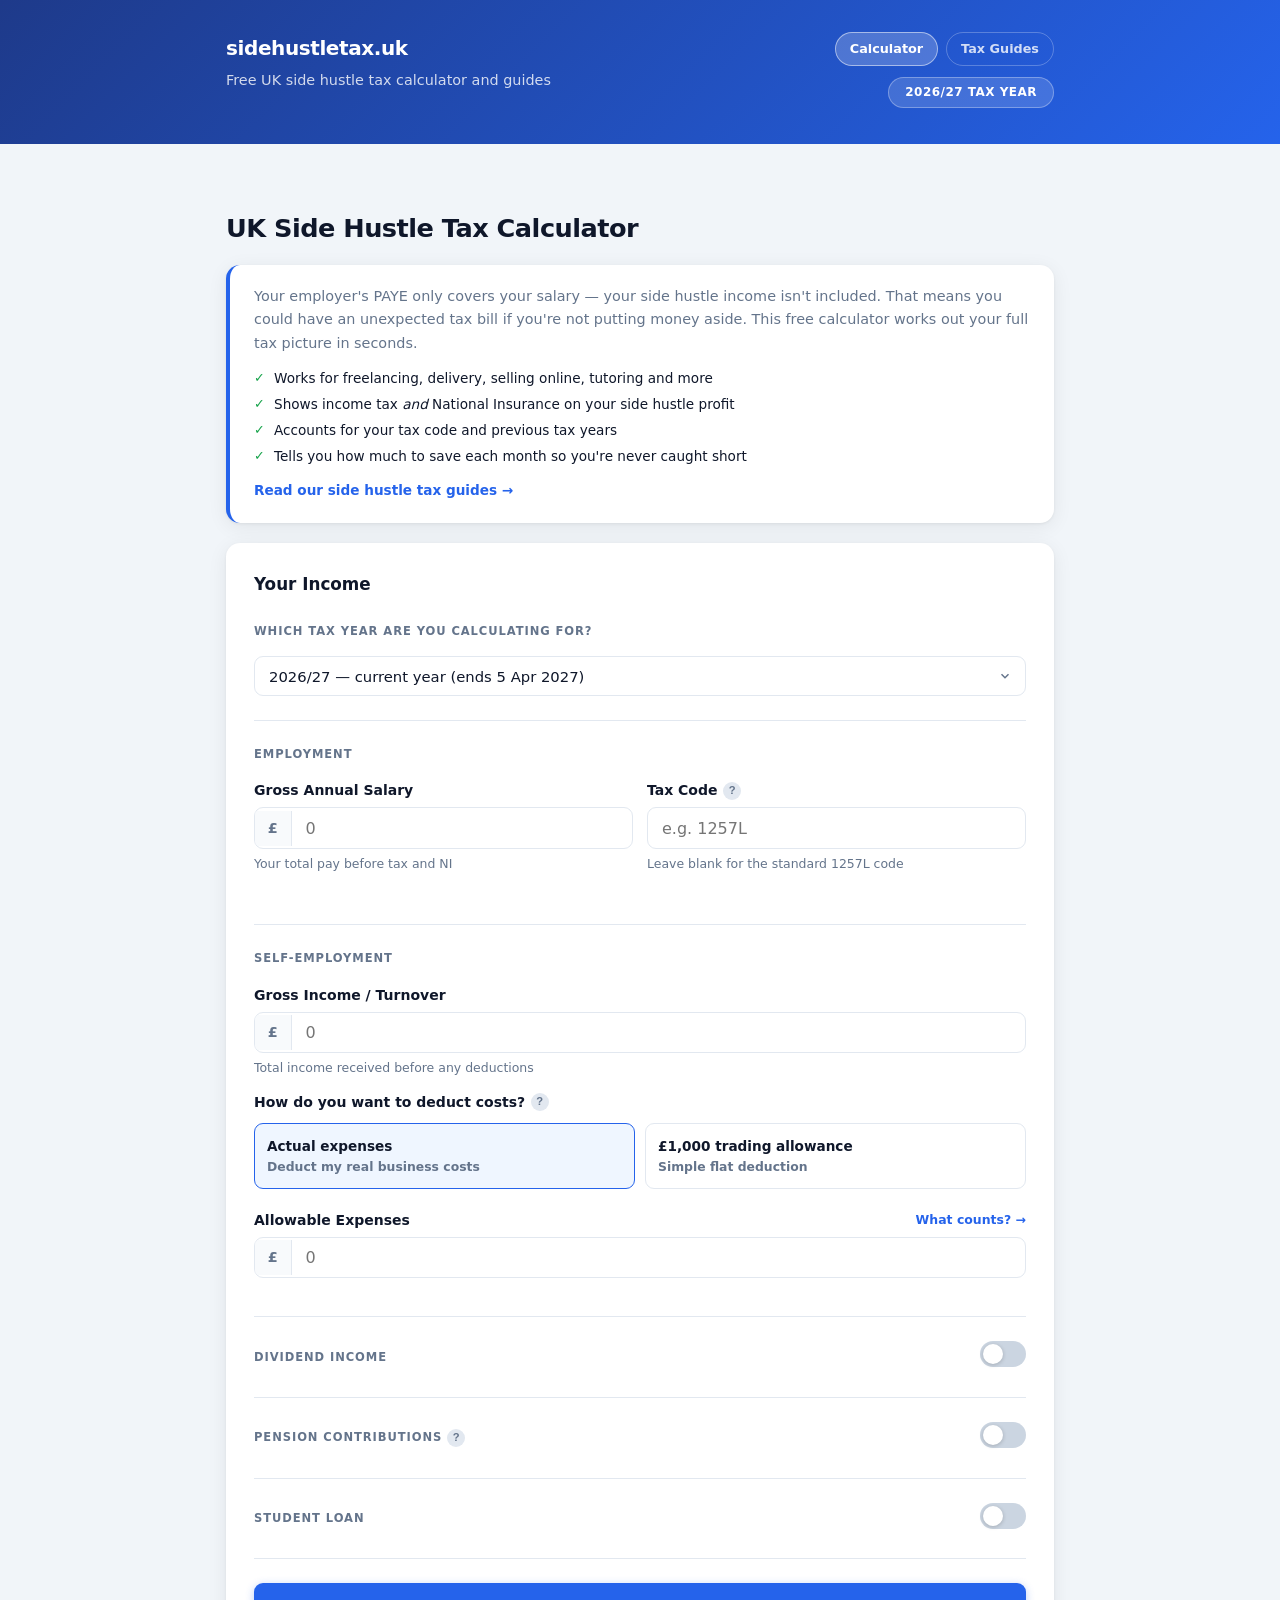
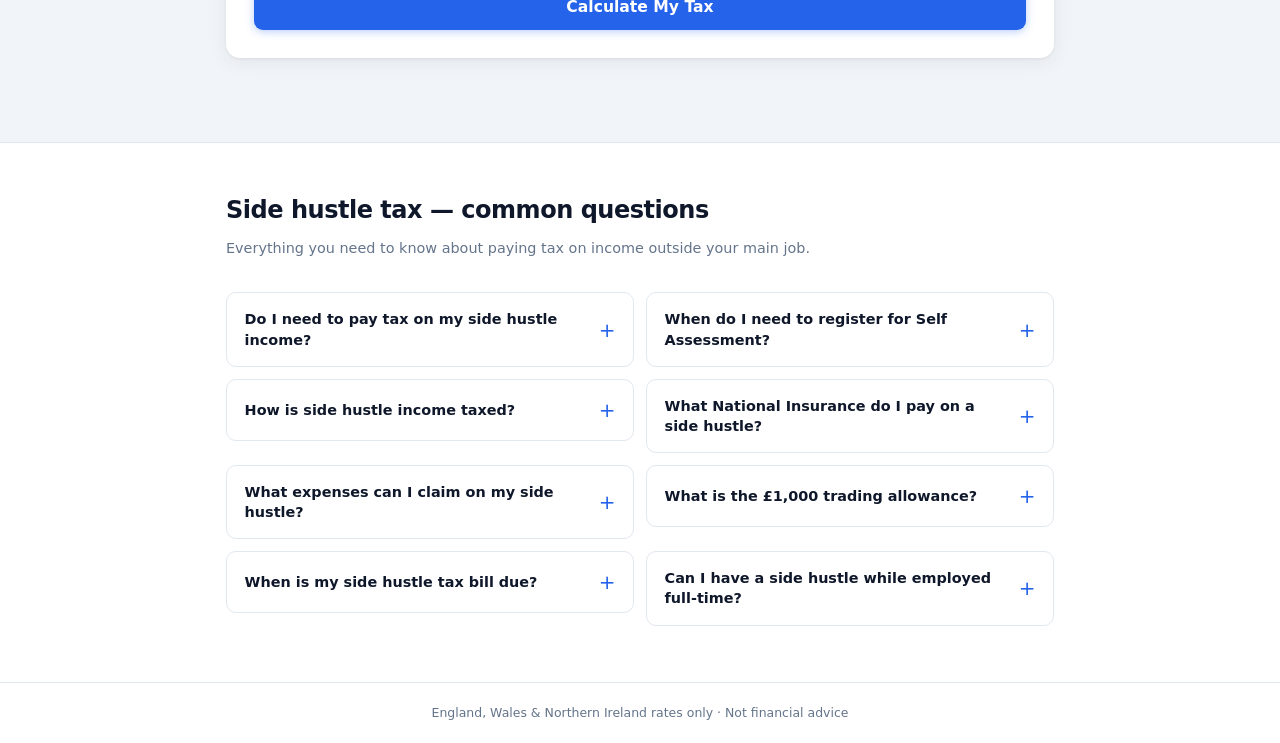
<file: index.html>
<!DOCTYPE html>
<html lang="en">
<head>
  <meta charset="UTF-8">
  <meta name="viewport" content="width=device-width, initial-scale=1.0">

  <title>UK Side Hustle Tax Calculator 2026/27 | Free Self-Employment Tax Estimator</title>
  <meta name="description" content="Work out exactly how much tax you owe on your side hustle income. Free UK calculator covering income tax, National Insurance, PAYE and dividends — updated for 2026/27. See your monthly savings target.">
  <meta name="keywords" content="side hustle tax calculator, UK side hustle tax, self employment tax calculator UK, side hustle tax 2026, PAYE self employment tax, freelance tax calculator UK, self assessment calculator">
  <link rel="canonical" href="https://sidehustletax.uk/">

  <!-- Open Graph -->
  <meta property="og:type" content="website">
  <meta property="og:title" content="UK Side Hustle Tax Calculator 2026/27">
  <meta property="og:description" content="Find out exactly how much tax you owe on your side hustle. Free UK calculator — income tax, NI, PAYE and dividends. Updated for 2026/27.">
  <meta property="og:url" content="https://sidehustletax.uk/">
  <meta property="og:site_name" content="UK Side Hustle Tax Calculator">

  <!-- Twitter Card -->
  <meta name="twitter:card" content="summary">
  <meta name="twitter:title" content="UK Side Hustle Tax Calculator 2026/27">
  <meta name="twitter:description" content="Find out exactly how much tax you owe on your side hustle. Free UK calculator — income tax, NI, PAYE and dividends.">

  <!-- Structured data -->
  <script type="application/ld+json">
  {
    "@context": "https://schema.org",
    "@graph": [
      {
        "@type": "WebApplication",
        "name": "UK Side Hustle Tax Calculator",
        "url": "https://sidehustletax.uk/",
        "description": "Free UK calculator for side hustle income tax. Works out income tax, Class 4 National Insurance, PAYE already paid, and what you owe through Self Assessment.",
        "applicationCategory": "FinanceApplication",
        "operatingSystem": "All",
        "inLanguage": "en-GB",
        "offers": { "@type": "Offer", "price": "0", "priceCurrency": "GBP" }
      },
      {
        "@type": "FAQPage",
        "mainEntity": [
          {
            "@type": "Question",
            "name": "Do I need to pay tax on my side hustle income?",
            "acceptedAnswer": { "@type": "Answer", "text": "Yes. Any income you earn from a side hustle is taxable in the UK. If your gross self-employment income exceeds £1,000 in a tax year you must register for Self Assessment with HMRC and declare it. Income under £1,000 may be covered by the trading allowance and does not need to be declared." }
          },
          {
            "@type": "Question",
            "name": "When do I need to register for Self Assessment?",
            "acceptedAnswer": { "@type": "Answer", "text": "You must register for Self Assessment with HMRC by 5 October following the end of the tax year in which your side hustle income exceeded £1,000. For example, if you started earning in the 2025/26 tax year you must register by 5 October 2026. You can register at gov.uk/log-in-file-self-assessment-tax-return." }
          },
          {
            "@type": "Question",
            "name": "How is side hustle income taxed in the UK?",
            "acceptedAnswer": { "@type": "Answer", "text": "Your side hustle profit is added on top of your employment salary and taxed through the same income tax bands (20%, 40%, 45%). Because your salary already uses up the lower bands, your side hustle income is often taxed at a higher rate than you might expect. You also pay Class 4 National Insurance on self-employment profits above £12,570." }
          },
          {
            "@type": "Question",
            "name": "What National Insurance do I pay on my side hustle?",
            "acceptedAnswer": { "@type": "Answer", "text": "You pay Class 4 National Insurance on self-employment profits. For 2026/27 this is 6% on profits between £12,570 and £50,270, and 2% above that. Class 2 NI was effectively abolished from April 2024. Your employer still deducts Class 1 employee NI from your salary separately." }
          },
          {
            "@type": "Question",
            "name": "What can I claim as expenses on my side hustle?",
            "acceptedAnswer": { "@type": "Answer", "text": "You can deduct costs that are wholly and exclusively for your business, including: equipment and tools, business mileage (45p/mile up to 10,000 miles), software and subscriptions, a proportion of your home broadband and phone, marketing costs, accountant fees, and professional insurance. You cannot deduct personal food, everyday clothing, or commuting." }
          },
          {
            "@type": "Question",
            "name": "What is the £1,000 trading allowance for side hustles?",
            "acceptedAnswer": { "@type": "Answer", "text": "The trading allowance lets you earn up to £1,000 from self-employment without paying any tax or filing a Self Assessment return. If your income is over £1,000, you can still choose to deduct a flat £1,000 instead of calculating your actual expenses — useful if your real expenses are low or you have few receipts." }
          },
          {
            "@type": "Question",
            "name": "When is my side hustle tax bill due?",
            "acceptedAnswer": { "@type": "Answer", "text": "Your Self Assessment tax return and any tax owed must be submitted and paid by 31 January each year. After your first year, HMRC may also require payments on account — advance payments of 50% of your bill due on 31 January and 31 July. Setting aside money monthly is the best way to avoid a large unexpected bill." }
          },
          {
            "@type": "Question",
            "name": "Can I have a side hustle while employed full-time?",
            "acceptedAnswer": { "@type": "Answer", "text": "Yes. There is no legal restriction on having a side hustle while employed, though you should check your employment contract as some employers restrict outside work in related fields. You simply need to declare your side hustle income through Self Assessment if it exceeds £1,000 per year." }
          }
        ]
      }
    ]
  }
  </script>

  <!-- Google Analytics -->
  <script async src="https://www.googletagmanager.com/gtag/js?id=G-G2YCR1Z3CK"></script>
  <script>
    window.dataLayer = window.dataLayer || [];
    function gtag(){dataLayer.push(arguments);}
    gtag('js', new Date());
    gtag('config', 'G-G2YCR1Z3CK');
  </script>

  <link rel="stylesheet" href="style.css">
</head>
<body>

  <header>
    <div class="container">
      <div class="header-content">
        <div>
          <div class="site-logo">sidehustletax.uk</div>
          <p class="subtitle">Free UK side hustle tax calculator and guides</p>
        </div>
        <div class="header-right">
          <nav class="site-nav">
            <a href="/" class="active">Calculator</a>
            <a href="/blog/">Tax Guides</a>
          </nav>
          <span class="tax-year-badge" id="header-tax-year">2026/27 Tax Year</span>
        </div>
      </div>
    </div>
  </header>

  <main>
    <div class="container">

      <!-- Intro -->
      <h1 class="page-title">UK Side Hustle Tax Calculator</h1>
      <div class="intro-block">
        <p>Your employer's PAYE only covers your salary — your side hustle income isn't included. That means you could have an unexpected tax bill if you're not putting money aside. This free calculator works out your full tax picture in seconds.</p>
        <ul class="intro-list">
          <li>Works for freelancing, delivery, selling online, tutoring and more</li>
          <li>Shows income tax <em>and</em> National Insurance on your side hustle profit</li>
          <li>Accounts for your tax code and previous tax years</li>
          <li>Tells you how much to save each month so you're never caught short</li>
        </ul>
        <a href="/blog/" class="intro-guides-link">Read our side hustle tax guides →</a>
      </div>

      <!-- Input Form -->
      <section class="card" id="input-card">
        <h2>Your Income</h2>

        <!-- Tax year -->
        <div class="form-section">
          <h3 class="section-label">Which tax year are you calculating for?</h3>
          <div class="select-wrap">
            <select id="tax-year">
              <option value="2026/27">2026/27 — current year (ends 5 Apr 2027)</option>
              <option value="2025/26">2025/26 — Self Assessment due 31 Jan 2027</option>
              <option value="2024/25">2024/25 — Self Assessment due 31 Jan 2026</option>
              <option value="2023/24">2023/24 — Self Assessment due 31 Jan 2025</option>
              <option value="2022/23">2022/23 — Self Assessment due 31 Jan 2024</option>
            </select>
            <span class="select-arrow">
              <svg width="14" height="14" viewBox="0 0 24 24" fill="none" stroke="currentColor" stroke-width="2.5"><polyline points="6 9 12 15 18 9"/></svg>
            </span>
          </div>
        </div>

        <!-- Employment -->
        <div class="form-section">
          <h3 class="section-label">Employment</h3>
          <div class="field-row">
            <div class="field">
              <label for="salary">Gross Annual Salary</label>
              <div class="input-wrap">
                <span class="prefix">£</span>
                <input type="number" id="salary" placeholder="0" min="0" step="1">
              </div>
              <p class="hint">Your total pay before tax and NI</p>
            </div>
            <div class="field">
              <label for="tax-code">
                Tax Code
                <button class="info-btn" data-modal="modal-taxcode" type="button" aria-label="What is a tax code?">?</button>
              </label>
              <div class="input-wrap">
                <input type="text" id="tax-code" placeholder="e.g. 1257L" maxlength="8" style="padding-left:0.875rem">
              </div>
              <p class="hint">Leave blank for the standard 1257L code</p>
            </div>
          </div>
        </div>

        <!-- Self-Employment -->
        <div class="form-section">
          <h3 class="section-label">Self-Employment</h3>
          <div class="field">
            <label for="se-income">Gross Income / Turnover</label>
            <div class="input-wrap">
              <span class="prefix">£</span>
              <input type="number" id="se-income" placeholder="0" min="0" step="1">
            </div>
            <p class="hint">Total income received before any deductions</p>
          </div>

          <div class="expense-method-label">
            How do you want to deduct costs?
            <button class="info-btn" data-modal="modal-trading" type="button" aria-label="About the trading allowance">?</button>
          </div>
          <div class="method-options">
            <label class="method-card" id="method-actual-card">
              <input type="radio" name="expense-method" id="method-actual" value="actual" checked>
              <div class="method-content">
                <strong>Actual expenses</strong>
                <span>Deduct my real business costs</span>
              </div>
            </label>
            <label class="method-card" id="method-trading-card">
              <input type="radio" name="expense-method" id="method-trading" value="trading">
              <div class="method-content">
                <strong>£1,000 trading allowance</strong>
                <span>Simple flat deduction</span>
              </div>
            </label>
          </div>

          <div id="actual-expenses-field" class="field" style="margin-top:0.875rem">
            <label for="se-expenses">
              Allowable Expenses
              <button class="text-link-btn" data-modal="modal-expenses" type="button">What counts? →</button>
            </label>
            <div class="input-wrap">
              <span class="prefix">£</span>
              <input type="number" id="se-expenses" placeholder="0" min="0" step="1">
            </div>
          </div>

          <div class="profit-preview" id="profit-preview">
            Taxable profit: <strong id="profit-amount">£0</strong>
          </div>
        </div>

        <!-- Dividends -->
        <div class="form-section">
          <div class="toggle-header">
            <h3 class="section-label" style="margin-bottom:0">Dividend Income</h3>
            <label class="toggle" aria-label="Include dividends">
              <input type="checkbox" id="dividends-toggle">
              <span class="toggle-slider"></span>
            </label>
          </div>
          <div id="dividends-fields" class="hidden">
            <div class="field" style="margin-top:1rem">
              <label for="dividends">Total Dividends Received</label>
              <div class="input-wrap">
                <span class="prefix">£</span>
                <input type="number" id="dividends" placeholder="0" min="0" step="1">
              </div>
              <p class="hint">From UK or overseas companies — gross amount before any tax withheld</p>
            </div>
          </div>
        </div>

        <!-- Pension Contributions -->
        <div class="form-section">
          <div class="toggle-header">
            <h3 class="section-label" style="margin-bottom:0">Pension Contributions
              <button class="info-btn" data-modal="modal-pension" type="button" aria-label="About pension contribution types">?</button>
            </h3>
            <label class="toggle" aria-label="Include pension contributions">
              <input type="checkbox" id="pension-toggle">
              <span class="toggle-slider"></span>
            </label>
          </div>
          <div id="pension-fields" class="hidden">

            <!-- Workplace Pension -->
            <span class="pension-sub-head">Workplace Pension</span>
            <p class="hint" style="margin-bottom:.875rem">Salary sacrifice — deducted from gross pay before tax and National Insurance. Not sure about your employer's setup? Select qualifying earnings and check your payslip for your contribution %.</p>

            <div class="field">
              <label>How are contributions calculated?</label>
              <div class="method-options">
                <label class="method-card">
                  <input type="radio" name="pension-basis" id="pension-basis-qualifying" value="qualifying" checked>
                  <div class="method-content">
                    <strong>Qualifying earnings</strong>
                    <span>Auto-enrolment default: earnings between £6,240–£50,270</span>
                  </div>
                </label>
                <label class="method-card">
                  <input type="radio" name="pension-basis" id="pension-basis-full" value="full">
                  <div class="method-content">
                    <strong>Full salary</strong>
                    <span>Some employers use total gross pay</span>
                  </div>
                </label>
              </div>
              <p class="hint" id="pension-qe-display" style="margin-top:.5rem"></p>
            </div>

            <div class="field-row">
              <div class="field">
                <label for="pension-employee-pct">Your contribution</label>
                <div class="input-wrap">
                  <input type="number" id="pension-employee-pct" placeholder="5" min="0" max="100" step="0.1" style="padding-left:.875rem">
                  <span class="suffix">%</span>
                </div>
                <p class="hint">Your % from your payslip</p>
              </div>
              <div class="field">
                <label for="pension-employer-pct">Employer contribution</label>
                <div class="input-wrap">
                  <input type="number" id="pension-employer-pct" placeholder="3" min="0" max="100" step="0.1" style="padding-left:.875rem">
                  <span class="suffix">%</span>
                </div>
                <p class="hint">Your employer's % (often on payslip)</p>
              </div>
            </div>

            <div class="pension-preview" id="workplace-pension-preview" style="display:none">
              <div class="pension-preview-row">
                <span>Your contribution</span>
                <span id="wp-employee-display">—</span>
              </div>
              <div class="pension-preview-row">
                <span>Employer contribution</span>
                <span id="wp-employer-display">—</span>
              </div>
              <div class="pension-preview-row pension-preview-total">
                <span>Total into workplace pot</span>
                <span id="wp-total-display">—</span>
              </div>
            </div>

            <!-- Personal Pension / SIPP -->
            <span class="pension-sub-head">Personal Pension / SIPP</span>

            <div class="field-row">
              <div class="field">
                <label for="pension-personal-amount">Your contribution</label>
                <div class="input-wrap">
                  <span class="prefix">£</span>
                  <input type="number" id="pension-personal-amount" placeholder="0" min="0" step="1">
                </div>
                <p class="hint">The amount you actually pay in (net)</p>
              </div>
              <div class="field">
                <label for="pension-personal-freq">How often</label>
                <div class="select-wrap">
                  <select id="pension-personal-freq">
                    <option value="monthly">per month</option>
                    <option value="annual">per year</option>
                    <option value="weekly">per week</option>
                  </select>
                  <span class="select-arrow">
                    <svg width="14" height="14" viewBox="0 0 24 24" fill="none" stroke="currentColor" stroke-width="2.5"><polyline points="6 9 12 15 18 9"/></svg>
                  </span>
                </div>
              </div>
            </div>

            <div class="pension-preview" id="sipp-preview" style="display:none">
              <div class="pension-preview-row">
                <span>Your net payment</span>
                <span id="sipp-net-display">—</span>
              </div>
              <div class="pension-preview-row">
                <span>Basic rate relief (20%) from provider</span>
                <span id="sipp-relief-display">—</span>
              </div>
              <div class="pension-preview-row pension-preview-total">
                <span>Total into SIPP</span>
                <span id="sipp-gross-display">—</span>
              </div>
            </div>

          </div>
        </div>

        <!-- Student Loan -->
        <div class="form-section">
          <div class="toggle-header">
            <h3 class="section-label" style="margin-bottom:0">Student Loan</h3>
            <label class="toggle" aria-label="Include student loan repayments">
              <input type="checkbox" id="sl-toggle">
              <span class="toggle-slider"></span>
            </label>
          </div>
          <div id="sl-fields" class="hidden">
            <div class="field" style="margin-top:1rem">
              <label for="sl-plan">
                Repayment Plan
                <button class="info-btn" data-modal="modal-sl" type="button" aria-label="About student loan plans">?</button>
              </label>
              <div class="select-wrap">
                <select id="sl-plan">
                  <option value="plan2">Plan 2 — England/Wales, uni from Sept 2012</option>
                  <option value="plan1">Plan 1 — uni before Sept 2012</option>
                  <option value="plan5">Plan 5 — England, uni from Aug 2023</option>
                  <option value="plan4">Plan 4 — studied in Scotland</option>
                  <option value="pgl">Postgraduate Loan only</option>
                  <option value="plan1+pgl">Plan 1 + Postgraduate Loan</option>
                  <option value="plan2+pgl">Plan 2 + Postgraduate Loan</option>
                  <option value="plan4+pgl">Plan 4 + Postgraduate Loan</option>
                  <option value="plan5+pgl">Plan 5 + Postgraduate Loan</option>
                </select>
                <span class="select-arrow">
                  <svg width="14" height="14" viewBox="0 0 24 24" fill="none" stroke="currentColor" stroke-width="2.5"><polyline points="6 9 12 15 18 9"/></svg>
                </span>
              </div>
              <p class="hint">Self-employment income is included in the repayment threshold — the portion on your side hustle is collected via Self Assessment</p>
            </div>
          </div>
        </div>

        <div id="error-msg" class="error-msg hidden">Please enter at least one income figure.</div>
        <button class="btn-primary" id="calculate-btn" type="button">Calculate My Tax</button>
      </section>

      <!-- Results -->
      <section id="results" class="hidden">

        <div id="year-note" class="year-note hidden"></div>

        <div class="summary-grid">
          <div class="summary-card">
            <span class="summary-label">Total Income</span>
            <span class="summary-value neutral" id="r-total-income">£0</span>
          </div>
          <div class="summary-card">
            <span class="summary-label">Total Tax Bill</span>
            <span class="summary-value blue" id="r-total-tax">£0</span>
            <span class="summary-sub" id="r-effective-rate"></span>
          </div>
          <div class="summary-card">
            <span class="summary-label">Self Assessment Due</span>
            <span class="summary-value amber" id="r-sa-due">£0</span>
            <span class="summary-sub">due 31 Jan</span>
          </div>
          <div class="summary-card highlight-card">
            <span class="summary-label">Save Each Month</span>
            <span class="summary-value green" id="r-monthly">£0</span>
            <span class="summary-sub">to cover your bill</span>
          </div>
        </div>

        <div class="save-banner">
          <div class="save-icon">
            <svg width="22" height="22" viewBox="0 0 24 24" fill="none" stroke="currentColor" stroke-width="2.5" stroke-linecap="round" stroke-linejoin="round"><path d="M12 2v20M17 5H9.5a3.5 3.5 0 0 0 0 7h5a3.5 3.5 0 0 1 0 7H6"/></svg>
          </div>
          <div>
            <strong>Set aside <span id="r-monthly-banner">£0</span> per month</strong>
            <p>to cover your Self Assessment tax bill, due 31 January each year</p>
          </div>
        </div>

        <div class="card">
          <h2>Full Breakdown</h2>

          <div class="breakdown-section">
            <h3 class="breakdown-heading">Income &amp; Allowances</h3>
            <div class="breakdown-row">
              <span>Employment salary</span>
              <span id="b-salary">£0</span>
            </div>
            <div class="breakdown-row deduction" id="b-pension-sacrifice-row" style="display:none">
              <span>Pension (salary sacrifice)</span>
              <span id="b-pension-sacrifice-display">−£0</span>
            </div>
            <div class="breakdown-row" id="b-se-row">
              <span id="b-se-method">Self-employment profit</span>
              <span id="b-se-profit">£0</span>
            </div>
            <div class="breakdown-row" id="b-div-income-row">
              <span>Dividend income</span>
              <span id="b-dividends">£0</span>
            </div>
            <div class="breakdown-row subtotal">
              <span>Total income</span>
              <span id="b-total-income">£0</span>
            </div>
            <div class="breakdown-row deduction">
              <span>Personal allowance</span>
              <span id="b-pa">−£12,570</span>
            </div>
            <div class="breakdown-row deduction" id="b-div-allowance-row">
              <span>Dividend allowance</span>
              <span id="b-div-allowance-amount">−£500</span>
            </div>
          </div>

          <div class="breakdown-section">
            <h3 class="breakdown-heading">
              Already Paid via PAYE
              <span class="pill pill-green">Employer deducted</span>
            </h3>
            <div class="breakdown-row">
              <span>Income tax on salary</span>
              <span class="text-green" id="b-paye-it">£0</span>
            </div>
            <div class="breakdown-row">
              <span>Employee NI (Class 1)</span>
              <span class="text-green" id="b-paye-ni">£0</span>
            </div>
            <div class="breakdown-row" id="b-sl-paye-row" style="display:none">
              <span>Student loan (PAYE)</span>
              <span class="text-green" id="b-sl-paye">£0</span>
            </div>
            <div class="breakdown-row subtotal">
              <span>Total PAYE paid</span>
              <span class="text-green" id="b-paye-total">£0</span>
            </div>
          </div>

          <div class="breakdown-section">
            <h3 class="breakdown-heading">
              Self Assessment Due
              <span class="pill pill-amber">You owe this</span>
            </h3>
            <div class="breakdown-row">
              <span>Income tax (self-employment)</span>
              <span class="text-amber" id="b-se-it">£0</span>
            </div>
            <div class="breakdown-row">
              <span>Class 4 NI (self-employment)</span>
              <span class="text-amber" id="b-class4">£0</span>
            </div>
            <div class="breakdown-row" id="b-div-tax-row">
              <span>Dividend tax</span>
              <span class="text-amber" id="b-div-tax">£0</span>
            </div>
            <div class="breakdown-row" id="b-sl-sa-row" style="display:none">
              <span>Student loan (Self Assessment)</span>
              <span class="text-amber" id="b-sl-sa">£0</span>
            </div>
            <div class="breakdown-row subtotal">
              <span>Total Self Assessment bill</span>
              <span class="text-amber" id="b-sa-total">£0</span>
            </div>
          </div>
        </div>

        <div class="card" id="pension-summary-card" style="display:none">
          <h2>Pension Contributions</h2>

          <div id="ps-workplace-section">
            <div class="breakdown-section">
              <h3 class="breakdown-heading">Workplace pension <span class="pill pill-green">Salary sacrifice</span></h3>
              <div class="breakdown-row">
                <span>Your contribution</span>
                <span id="ps-employee">—</span>
              </div>
              <div class="breakdown-row">
                <span>Employer contribution</span>
                <span id="ps-employer">—</span>
              </div>
              <div class="breakdown-row subtotal">
                <span>Total into workplace pot</span>
                <span id="ps-wp-total">—</span>
              </div>
            </div>
          </div>

          <div id="ps-sipp-section">
            <div class="breakdown-section">
              <h3 class="breakdown-heading">Personal pension / SIPP <span class="pill pill-green">Tax relief applied</span></h3>
              <div class="breakdown-row">
                <span>Your net payment</span>
                <span id="ps-sipp-net">—</span>
              </div>
              <div class="breakdown-row deduction">
                <span>Basic rate relief (20%)</span>
                <span id="ps-sipp-relief">—</span>
              </div>
              <div class="breakdown-row subtotal">
                <span>Total into SIPP</span>
                <span id="ps-sipp-total">—</span>
              </div>
            </div>
          </div>

          <div class="breakdown-section" id="ps-all-section" style="display:none">
            <div class="breakdown-row subtotal">
              <span>All pensions combined</span>
              <span id="ps-all-total">—</span>
            </div>
          </div>
        </div>

        <div class="card notes-card">
          <h3>Things to know</h3>
          <ul>
            <li><strong>Payment on account:</strong> After your first Self Assessment, HMRC splits the bill into advance payments — 50% due 31 January and 50% due 31 July. Budget for this in year two.</li>
            <li><strong>PAYE estimate:</strong> Based on your tax code. If HMRC has adjusted it for benefits-in-kind or other income, your actual PAYE figure may differ.</li>
            <li><strong>Personal allowance taper:</strong> If your total income exceeds £100,000 your personal allowance reduces — the effective tax rate between £100k–£125,140 is 60%.</li>
            <li><strong>Scotland:</strong> Scottish taxpayers have different income tax rates — this calculator covers England, Wales &amp; Northern Ireland only.</li>
            <li>This is an estimate only. Always verify with HMRC or a qualified accountant.</li>
          </ul>
        </div>

      </section>
    </div>
  </main>

  <!-- FAQ Section -->
  <section class="faq-section" id="faq">
    <div class="container">
      <h2>Side hustle tax — common questions</h2>
      <p class="faq-intro">Everything you need to know about paying tax on income outside your main job.</p>

      <div class="faq-grid">

        <details class="faq-item">
          <summary>Do I need to pay tax on my side hustle income?</summary>
          <div class="faq-body">
            <p>Yes. Any income you earn from a side hustle is taxable in the UK. If your gross self-employment income exceeds <strong>£1,000 in a tax year</strong> you must register for Self Assessment with HMRC and declare it.</p>
            <p>Income under £1,000 is covered by the <strong>trading allowance</strong> and doesn't need to be declared — but you still need to keep records in case HMRC asks.</p>
          </div>
        </details>

        <details class="faq-item">
          <summary>When do I need to register for Self Assessment?</summary>
          <div class="faq-body">
            <p>You must register with HMRC by <strong>5 October</strong> following the end of the tax year in which your side hustle income first exceeded £1,000.</p>
            <p>For example, if you started earning in 2025/26, register by 5 October 2026. Late registration can result in a penalty even if you owe no tax.</p>
          </div>
        </details>

        <details class="faq-item">
          <summary>How is side hustle income taxed?</summary>
          <div class="faq-body">
            <p>Your side hustle profit stacks <em>on top</em> of your employment salary. Because your salary already uses up the lower tax bands, your side hustle income is often taxed at a higher rate than you might expect.</p>
            <p>For example: if you earn £35,000 from your job and £15,000 from a side hustle, around £12,000 of your side hustle profit will be taxed at <strong>40%</strong> rather than 20% — because it pushes you over the higher rate threshold.</p>
          </div>
        </details>

        <details class="faq-item">
          <summary>What National Insurance do I pay on a side hustle?</summary>
          <div class="faq-body">
            <p>You pay <strong>Class 4 National Insurance</strong> on self-employment profits above £12,570. For 2026/27 this is:</p>
            <ul>
              <li><strong>6%</strong> on profits between £12,570 and £50,270</li>
              <li><strong>2%</strong> on profits above £50,270</li>
            </ul>
            <p>Class 2 NI was effectively abolished from April 2024, so most side hustlers only pay Class 4. Your employer deducts Class 1 employee NI from your salary separately.</p>
          </div>
        </details>

        <details class="faq-item">
          <summary>What expenses can I claim on my side hustle?</summary>
          <div class="faq-body">
            <p>You can deduct costs that are <strong>wholly and exclusively for your business</strong>, reducing your taxable profit:</p>
            <ul>
              <li>Equipment, tools and tech used for work</li>
              <li>Business mileage (45p/mile up to 10,000 miles)</li>
              <li>Software, subscriptions and memberships</li>
              <li>A proportion of home broadband and phone bills</li>
              <li>Marketing — website, ads, business cards</li>
              <li>Accountant fees and professional insurance</li>
            </ul>
            <p>Keep receipts for everything — HMRC can request evidence up to six years later.</p>
          </div>
        </details>

        <details class="faq-item">
          <summary>What is the £1,000 trading allowance?</summary>
          <div class="faq-body">
            <p>The trading allowance lets you earn up to <strong>£1,000 from self-employment tax-free</strong>. If your income is under £1,000, you don't need to register or declare it.</p>
            <p>If your income is over £1,000, you can still choose to deduct a flat £1,000 instead of calculating actual expenses. This is useful if your business costs are low or you have few receipts. You cannot combine the trading allowance with actual expenses — it's one or the other.</p>
          </div>
        </details>

        <details class="faq-item">
          <summary>When is my side hustle tax bill due?</summary>
          <div class="faq-body">
            <p>Your Self Assessment return and any tax owed must be submitted and paid by <strong>31 January</strong> each year (covering the previous April–April tax year).</p>
            <p>After your first year, HMRC may also require <strong>payments on account</strong> — advance payments of 50% of your bill due on 31 January and 31 July. This catches many people off guard in year two, so it's essential to save monthly throughout the year.</p>
          </div>
        </details>

        <details class="faq-item">
          <summary>Can I have a side hustle while employed full-time?</summary>
          <div class="faq-body">
            <p>Yes — there's no legal restriction on having a side hustle while employed full-time. You simply need to declare the income through Self Assessment if it exceeds £1,000 per year.</p>
            <p>Check your employment contract, as some employers restrict outside work in directly competing fields. Your employer doesn't need to know about your side hustle unless your contract requires it — HMRC handles your self-employment separately.</p>
          </div>
        </details>

      </div>
    </div>
  </section>

  <footer>
    <div class="container">
      <p>England, Wales &amp; Northern Ireland rates only &middot; Not financial advice</p>
    </div>
  </footer>

  <!-- ── Modals ──────────────────────────────────────────────────────────── -->

  <!-- Tax code modal -->
  <div class="modal-overlay hidden" id="modal-taxcode" role="dialog" aria-modal="true" aria-labelledby="modal-taxcode-title">
    <div class="modal-card">
      <button class="modal-close" aria-label="Close">&times;</button>
      <h3 id="modal-taxcode-title">What is a tax code?</h3>
      <p>Your tax code tells your employer how much of your salary is tax-free. You can find it on your payslip, P60, or in your HMRC Personal Tax Account.</p>
      <div class="modal-table">
        <div class="modal-row"><span class="modal-code">1257L</span><span>Standard — £12,570 personal allowance (most people)</span></div>
        <div class="modal-row"><span class="modal-code">1100L</span><span>Number × 10 = allowance (e.g. 1100L = £11,000)</span></div>
        <div class="modal-row"><span class="modal-code">BR</span><span>No allowance — all salary taxed at 20% basic rate</span></div>
        <div class="modal-row"><span class="modal-code">D0</span><span>All salary taxed at 40% higher rate</span></div>
        <div class="modal-row"><span class="modal-code">D1</span><span>All salary taxed at 45% additional rate</span></div>
        <div class="modal-row"><span class="modal-code">0T</span><span>No personal allowance, uses normal tax bands</span></div>
        <div class="modal-row"><span class="modal-code">NT</span><span>No tax deducted at all</span></div>
        <div class="modal-row"><span class="modal-code">K codes</span><span>Unusual — means deductions exceed your allowances</span></div>
      </div>
      <p class="modal-note">If HMRC has adjusted your code (e.g. due to a company car or underpaid tax), the PAYE estimate will reflect that — which may reduce your Self Assessment bill.</p>
    </div>
  </div>

  <!-- Trading allowance modal -->
  <div class="modal-overlay hidden" id="modal-trading" role="dialog" aria-modal="true" aria-labelledby="modal-trading-title">
    <div class="modal-card">
      <button class="modal-close" aria-label="Close">&times;</button>
      <h3 id="modal-trading-title">The £1,000 trading allowance</h3>
      <p>The trading allowance lets you earn up to <strong>£1,000 from self-employment</strong> without paying any tax or needing to register with HMRC.</p>
      <p>If your gross income is <strong>over £1,000</strong>, you can still choose to use the allowance — deducting a flat £1,000 instead of totting up your actual expenses.</p>
      <div class="modal-split">
        <div class="modal-split-col good">
          <strong>Use trading allowance when...</strong>
          <ul>
            <li>Your actual expenses are less than £1,000</li>
            <li>You have very few receipts or records</li>
            <li>You want a simpler calculation</li>
          </ul>
        </div>
        <div class="modal-split-col bad">
          <strong>Use actual expenses when...</strong>
          <ul>
            <li>Your business costs exceed £1,000</li>
            <li>You have significant equipment or travel costs</li>
            <li>You work from home and claim a portion of bills</li>
          </ul>
        </div>
      </div>
      <p class="modal-note">You cannot combine the trading allowance with actual expenses — it's one or the other.</p>
    </div>
  </div>

  <!-- Expenses modal -->
  <div class="modal-overlay hidden" id="modal-expenses" role="dialog" aria-modal="true" aria-labelledby="modal-expenses-title">
    <div class="modal-card modal-card--wide">
      <button class="modal-close" aria-label="Close">&times;</button>
      <h3 id="modal-expenses-title">What are allowable business expenses?</h3>
      <p>You can deduct costs that are <strong>wholly and exclusively for your business</strong>. Here are the most common ones:</p>
      <div class="expenses-grid">
        <div class="expense-item">
          <strong>Office &amp; workspace</strong>
          <span>Stationery, postage, printer ink, a portion of home broadband/phone if used for work</span>
        </div>
        <div class="expense-item">
          <strong>Home office</strong>
          <span>A proportion of electricity, heating, and broadband — based on hours worked or rooms used. HMRC flat rate: £6/week (no receipts needed)</span>
        </div>
        <div class="expense-item">
          <strong>Travel</strong>
          <span>Business mileage (45p/mile up to 10,000 miles, 25p after), train or bus fares. Not your regular commute</span>
        </div>
        <div class="expense-item">
          <strong>Equipment &amp; tools</strong>
          <span>Laptops, cameras, tools, phones — if used for work. If used for both, claim the business proportion</span>
        </div>
        <div class="expense-item">
          <strong>Software &amp; subscriptions</strong>
          <span>Business software, cloud storage, professional memberships, trade magazine subscriptions</span>
        </div>
        <div class="expense-item">
          <strong>Marketing</strong>
          <span>Website costs, hosting, domain names, advertising, business cards, social media ads</span>
        </div>
        <div class="expense-item">
          <strong>Professional fees</strong>
          <span>Accountant or bookkeeper fees, legal costs, professional indemnity insurance</span>
        </div>
        <div class="expense-item">
          <strong>Stock &amp; materials</strong>
          <span>Goods you buy to sell on, or raw materials used to make products</span>
        </div>
        <div class="expense-item">
          <strong>Bank charges</strong>
          <span>Business bank account fees and transaction charges</span>
        </div>
        <div class="expense-item expense-item--no">
          <strong>You cannot deduct</strong>
          <span>Personal food or entertainment, everyday clothing, your regular commute, or any personal expenses</span>
        </div>
      </div>
      <p class="modal-note">Keep receipts for everything. HMRC can ask for evidence up to 6 years after the tax year.</p>
    </div>
  </div>

  <!-- Pension modal -->
  <div class="modal-overlay hidden" id="modal-pension" role="dialog" aria-modal="true" aria-labelledby="modal-pension-title">
    <div class="modal-card">
      <button class="modal-close" aria-label="Close">&times;</button>
      <h3 id="modal-pension-title">Pension contributions and tax relief</h3>
      <p>Pension contributions reduce your tax bill in different ways depending on how you contribute.</p>
      <div class="modal-split">
        <div class="modal-split-col good">
          <strong>Salary sacrifice</strong>
          <ul>
            <li>Money goes in before tax and NI are calculated</li>
            <li>Reduces your gross salary — both income tax and employee NI are lower</li>
            <li>Set up through your employer — check your payslip</li>
          </ul>
        </div>
        <div class="modal-split-col bad">
          <strong>Personal / SIPP</strong>
          <ul>
            <li>You pay from net income; your provider adds 20% basic rate relief</li>
            <li>Higher/additional rate taxpayers claim extra relief through Self Assessment</li>
            <li>No NI saving — you pay NI on your full salary</li>
          </ul>
        </div>
      </div>
      <p class="modal-note">You can enter both. For your workplace pension, enter your employee contribution percentage — most payslips show this as a % of salary. For a personal/SIPP, enter the gross amount (your net payment ÷ 0.8, e.g. pay £8,000 → gross £10,000).</p>
    </div>
  </div>

  <!-- Student loan modal -->
  <div class="modal-overlay hidden" id="modal-sl" role="dialog" aria-modal="true" aria-labelledby="modal-sl-title">
    <div class="modal-card">
      <button class="modal-close" aria-label="Close">&times;</button>
      <h3 id="modal-sl-title">Student loan repayment plans</h3>
      <p>You repay 9% (or 6% for Postgraduate) of your income above the threshold. Your employer deducts repayments on your salary via PAYE; repayments on self-employment income are calculated and collected through Self Assessment.</p>
      <div class="modal-table">
        <div class="modal-row"><span class="modal-code">Plan 1</span><span>Started uni before Sept 2012. Threshold rises with RPI each year.</span></div>
        <div class="modal-row"><span class="modal-code">Plan 2</span><span>Started uni Sept 2012–Aug 2023 in England/Wales. Most common plan.</span></div>
        <div class="modal-row"><span class="modal-code">Plan 4</span><span>Studied in Scotland. Higher threshold than Plans 1 and 2.</span></div>
        <div class="modal-row"><span class="modal-code">Plan 5</span><span>Started uni from Aug 2023 in England. Repayments begin April 2026.</span></div>
        <div class="modal-row"><span class="modal-code">PGL</span><span>Postgraduate Loan: 6% above £21,000. Often held alongside an undergraduate plan.</span></div>
      </div>
      <p class="modal-note">Not sure which plan you're on? Check your payslip or log in at studentloanrepayment.co.uk.</p>
    </div>
  </div>

  <script src="script.js"></script>
</body>
</html>
</file>
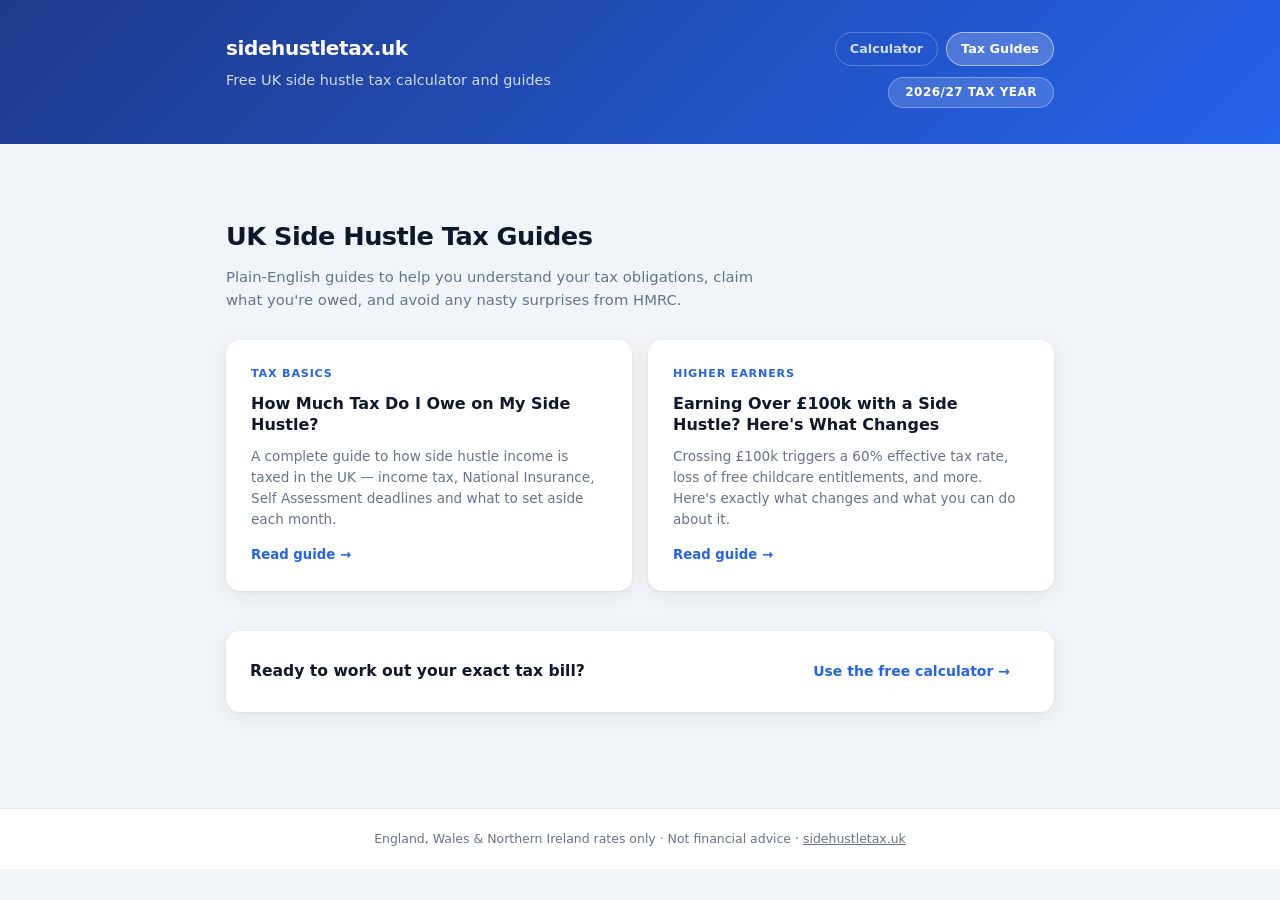
<file: blog/index.html>
<!DOCTYPE html>
<html lang="en">
<head>
  <meta charset="UTF-8">
  <meta name="viewport" content="width=device-width, initial-scale=1.0">
  <title>UK Side Hustle Tax Guides | sidehustletax.uk</title>
  <meta name="description" content="Free guides to understanding side hustle tax in the UK. Learn how self-employment income is taxed, what expenses you can claim, and how to avoid an unexpected bill.">
  <link rel="canonical" href="https://sidehustletax.uk/blog/">

  <!-- Google Analytics -->
  <script async src="https://www.googletagmanager.com/gtag/js?id=G-G2YCR1Z3CK"></script>
  <script>
    window.dataLayer = window.dataLayer || [];
    function gtag(){dataLayer.push(arguments);}
    gtag('js', new Date());
    gtag('config', 'G-G2YCR1Z3CK');
  </script>

  <link rel="stylesheet" href="/style.css">
</head>
<body>

  <header>
    <div class="container">
      <div class="header-content">
        <div>
          <a href="/" class="site-title-link">
            <div class="site-logo">sidehustletax.uk</div>
          </a>
          <p class="subtitle">Free UK side hustle tax calculator and guides</p>
        </div>
        <div class="header-right">
          <nav class="site-nav">
            <a href="/">Calculator</a>
            <a href="/blog/" class="active">Tax Guides</a>
          </nav>
          <span class="tax-year-badge">2026/27 Tax Year</span>
        </div>
      </div>
    </div>
  </header>

  <main>
    <div class="container">
      <div class="blog-header">
        <h2>UK Side Hustle Tax Guides</h2>
        <p>Plain-English guides to help you understand your tax obligations, claim what you're owed, and avoid any nasty surprises from HMRC.</p>
      </div>

      <div class="blog-grid">
        <a href="/blog/how-much-tax-side-hustle-uk.html" class="blog-card">
          <div class="blog-card-tag">Tax Basics</div>
          <h3>How Much Tax Do I Owe on My Side Hustle?</h3>
          <p>A complete guide to how side hustle income is taxed in the UK — income tax, National Insurance, Self Assessment deadlines and what to set aside each month.</p>
          <span class="blog-card-read">Read guide →</span>
        </a>
        <a href="/blog/earning-over-100k-side-hustle-tax-uk.html" class="blog-card">
          <div class="blog-card-tag">Higher Earners</div>
          <h3>Earning Over £100k with a Side Hustle? Here's What Changes</h3>
          <p>Crossing £100k triggers a 60% effective tax rate, loss of free childcare entitlements, and more. Here's exactly what changes and what you can do about it.</p>
          <span class="blog-card-read">Read guide →</span>
        </a>
      </div>

      <div class="blog-cta-strip">
        <strong>Ready to work out your exact tax bill?</strong>
        <a href="/" class="cta-btn">Use the free calculator →</a>
      </div>
    </div>
  </main>

  <footer>
    <div class="container">
      <p>England, Wales &amp; Northern Ireland rates only &middot; Not financial advice &middot; <a href="/" style="color:inherit">sidehustletax.uk</a></p>
    </div>
  </footer>

</body>
</html>
</file>
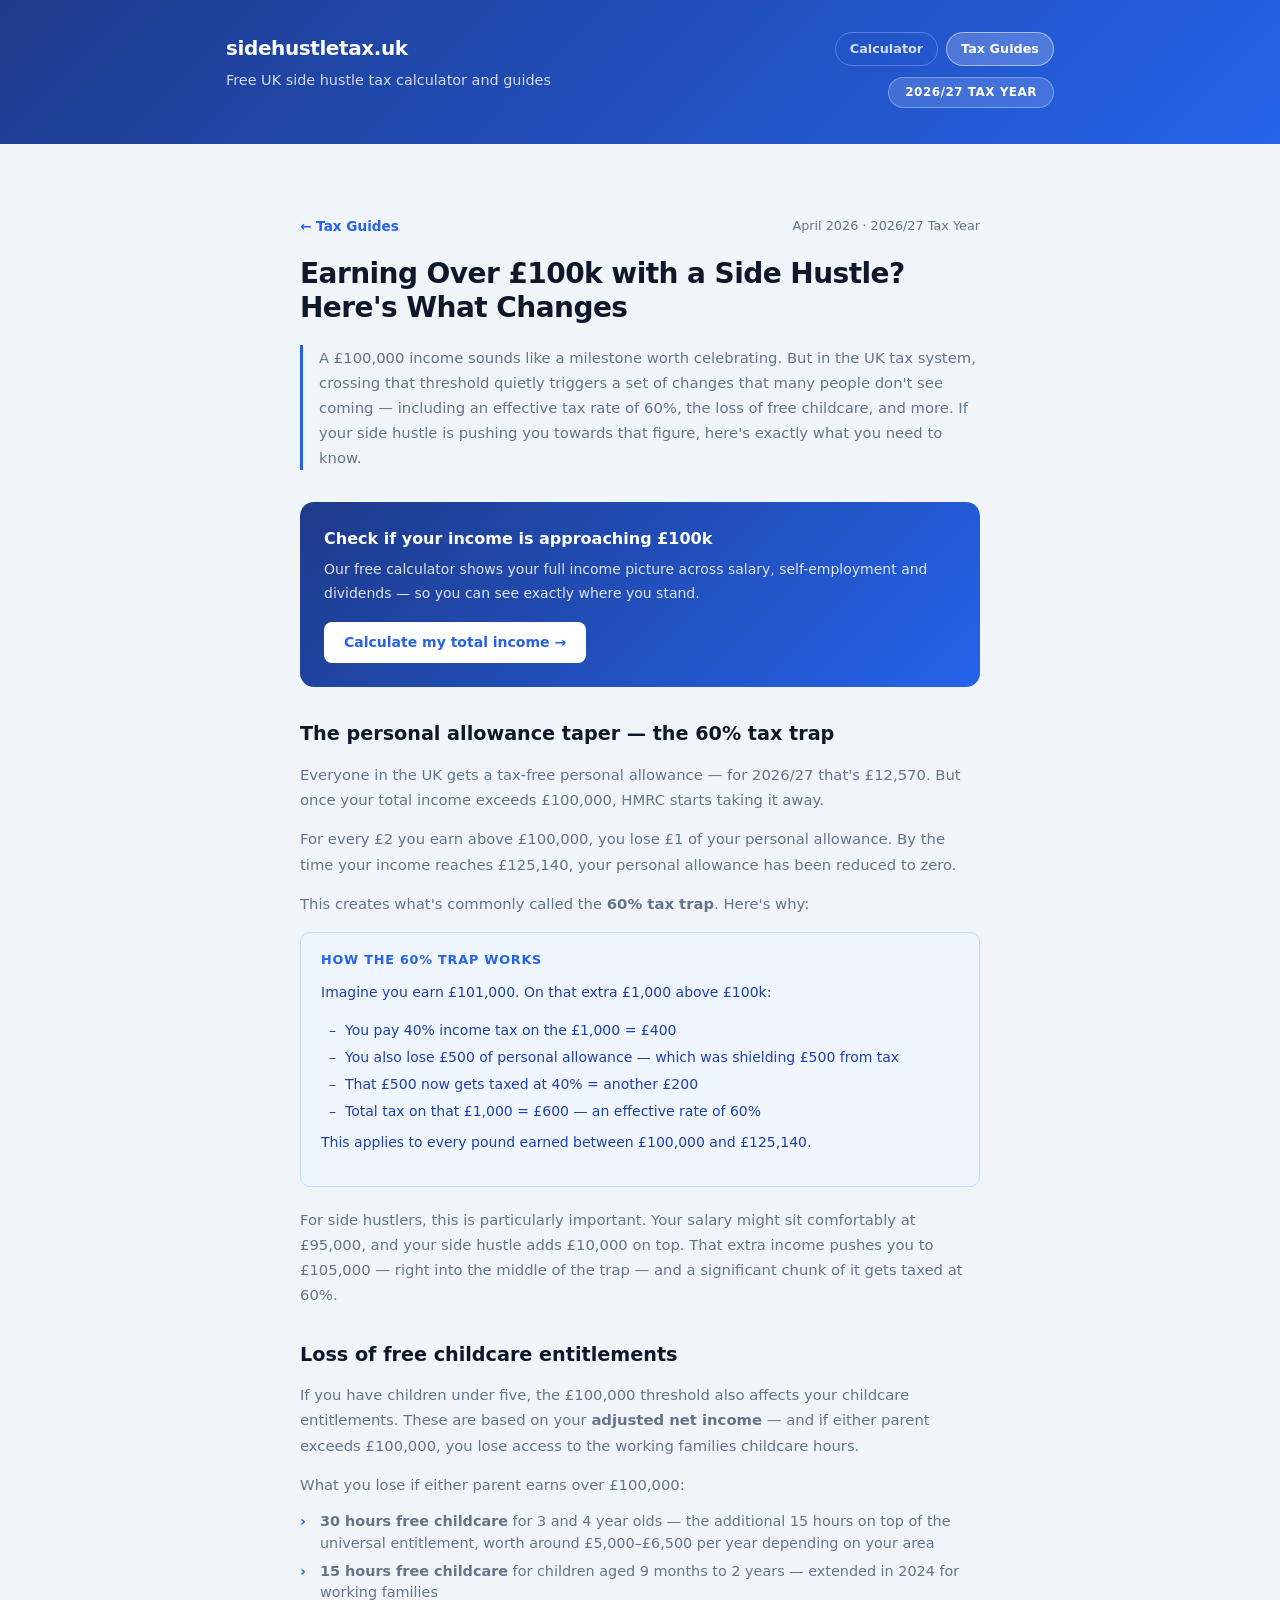
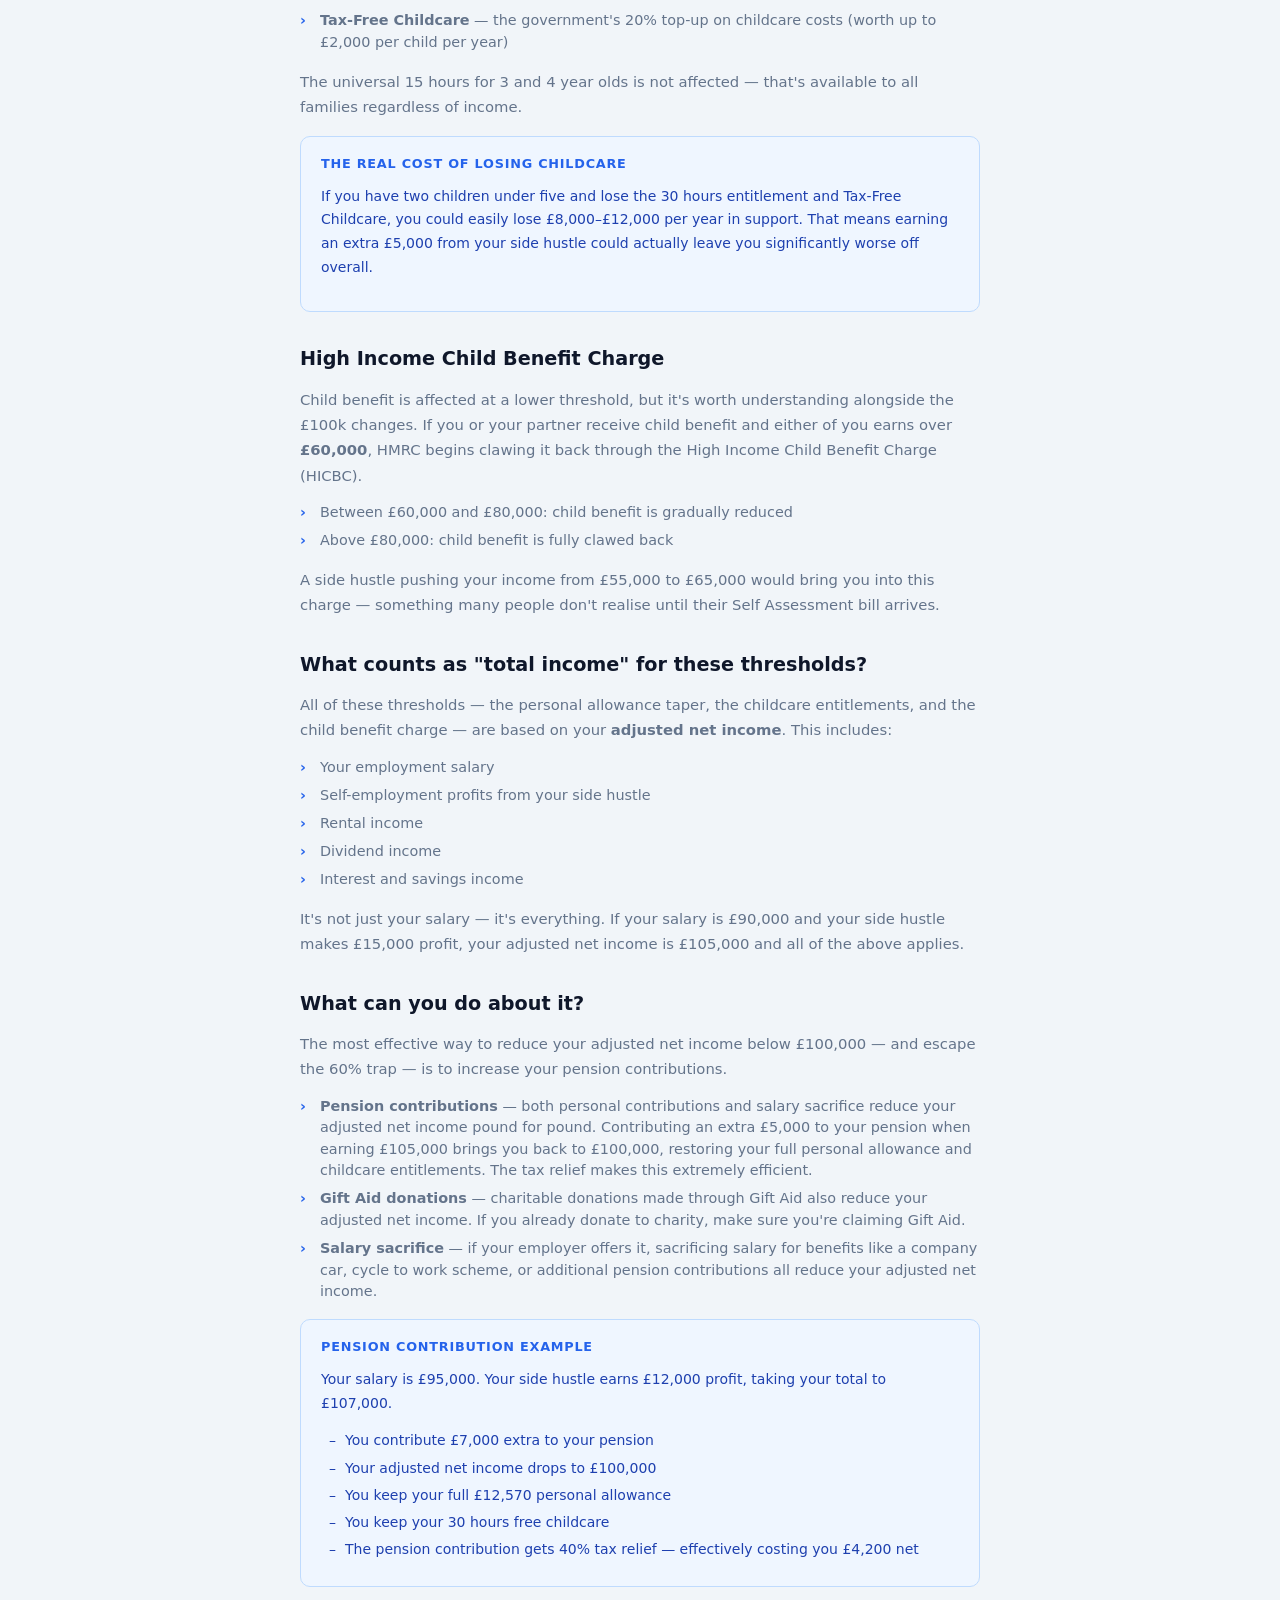
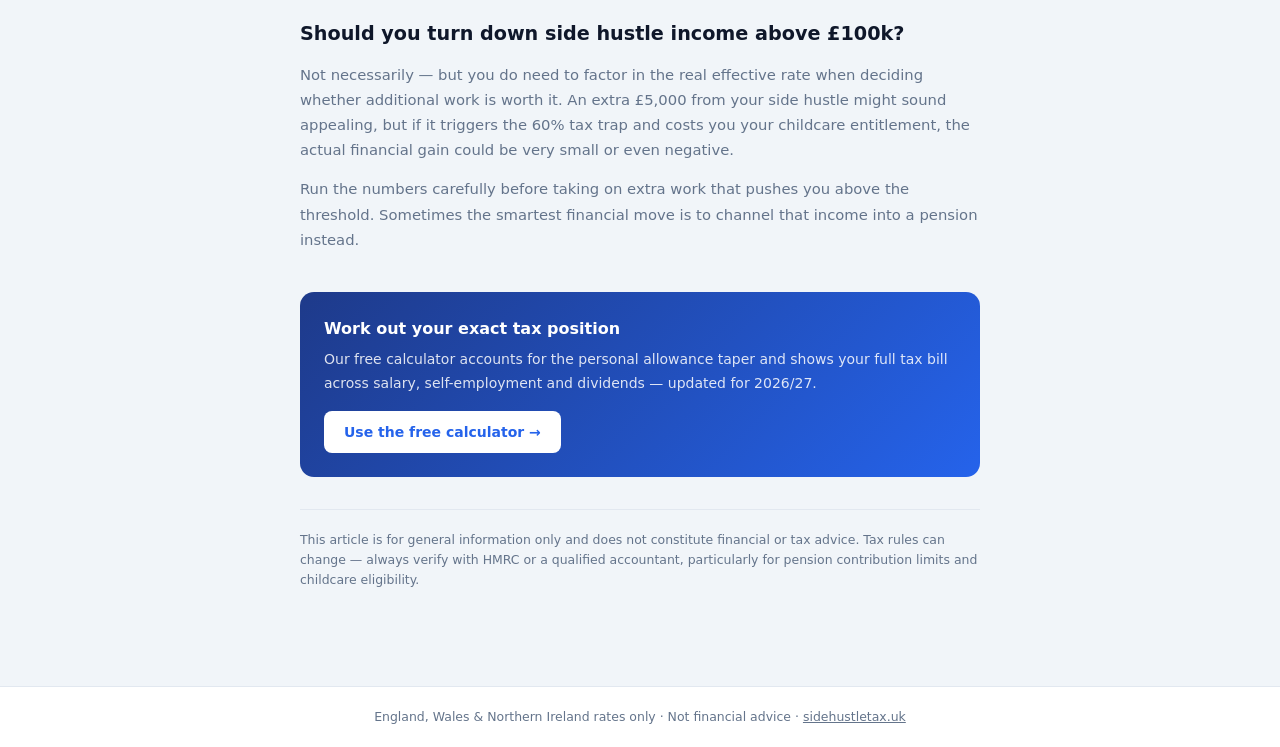
<file: blog/earning-over-100k-side-hustle-tax-uk.html>
<!DOCTYPE html>
<html lang="en">
<head>
  <meta charset="UTF-8">
  <meta name="viewport" content="width=device-width, initial-scale=1.0">
  <title>Earning Over £100k with a Side Hustle? Here's What Changes | sidehustletax.uk</title>
  <meta name="description" content="Earning over £100k in the UK triggers a 60% effective tax rate, loss of free childcare, and more. Here's what actually changes and what you can do about it.">
  <link rel="canonical" href="https://sidehustletax.uk/blog/earning-over-100k-side-hustle-tax-uk.html">

  <meta property="og:type" content="article">
  <meta property="og:title" content="Earning Over £100k with a Side Hustle? Here's What Changes">
  <meta property="og:description" content="Earning over £100k triggers a 60% effective tax rate, loss of free childcare entitlements, and more. Here's what changes and how to protect yourself.">
  <meta property="og:url" content="https://sidehustletax.uk/blog/earning-over-100k-side-hustle-tax-uk.html">
  <meta property="og:site_name" content="UK Side Hustle Tax Calculator">

  <script type="application/ld+json">
  {
    "@context": "https://schema.org",
    "@type": "Article",
    "headline": "Earning Over £100k with a Side Hustle? Here's What Changes",
    "description": "Earning over £100k in the UK triggers a 60% effective tax rate, loss of free childcare entitlements, and the personal allowance taper. This guide explains exactly what changes and what you can do.",
    "url": "https://sidehustletax.uk/blog/earning-over-100k-side-hustle-tax-uk.html",
    "datePublished": "2026-04-25",
    "dateModified": "2026-04-25",
    "publisher": {
      "@type": "Organization",
      "name": "sidehustletax.uk",
      "url": "https://sidehustletax.uk"
    }
  }
  </script>

  <!-- Google Analytics -->
  <script async src="https://www.googletagmanager.com/gtag/js?id=G-G2YCR1Z3CK"></script>
  <script>
    window.dataLayer = window.dataLayer || [];
    function gtag(){dataLayer.push(arguments);}
    gtag('js', new Date());
    gtag('config', 'G-G2YCR1Z3CK');
  </script>

  <link rel="stylesheet" href="/style.css">
</head>
<body>

  <header>
    <div class="container">
      <div class="header-content">
        <div>
          <a href="/" class="site-title-link">
            <div class="site-logo">sidehustletax.uk</div>
          </a>
          <p class="subtitle">Free UK side hustle tax calculator and guides</p>
        </div>
        <div class="header-right">
          <nav class="site-nav">
            <a href="/">Calculator</a>
            <a href="/blog/" class="active">Tax Guides</a>
          </nav>
          <span class="tax-year-badge">2026/27 Tax Year</span>
        </div>
      </div>
    </div>
  </header>

  <main>
    <div class="container">
      <article class="article-wrap">

        <div class="article-meta">
          <a href="/blog/" class="back-link">← Tax Guides</a>
          <span class="article-date">April 2026 &middot; 2026/27 Tax Year</span>
        </div>

        <h1 class="article-title">Earning Over £100k with a Side Hustle? Here's What Changes</h1>

        <p class="article-intro">A £100,000 income sounds like a milestone worth celebrating. But in the UK tax system, crossing that threshold quietly triggers a set of changes that many people don't see coming — including an effective tax rate of 60%, the loss of free childcare, and more. If your side hustle is pushing you towards that figure, here's exactly what you need to know.</p>

        <div class="article-cta">
          <strong>Check if your income is approaching £100k</strong>
          <p>Our free calculator shows your full income picture across salary, self-employment and dividends — so you can see exactly where you stand.</p>
          <a href="/" class="cta-btn">Calculate my total income →</a>
        </div>

        <h2>The personal allowance taper — the 60% tax trap</h2>
        <p>Everyone in the UK gets a tax-free personal allowance — for 2026/27 that's £12,570. But once your total income exceeds £100,000, HMRC starts taking it away.</p>
        <p>For every £2 you earn above £100,000, you lose £1 of your personal allowance. By the time your income reaches £125,140, your personal allowance has been reduced to zero.</p>
        <p>This creates what's commonly called the <strong>60% tax trap</strong>. Here's why:</p>

        <div class="example-box">
          <strong>How the 60% trap works</strong>
          <p>Imagine you earn £101,000. On that extra £1,000 above £100k:</p>
          <ul>
            <li>You pay 40% income tax on the £1,000 = £400</li>
            <li>You also lose £500 of personal allowance — which was shielding £500 from tax</li>
            <li>That £500 now gets taxed at 40% = another £200</li>
            <li>Total tax on that £1,000 = £600 — an effective rate of 60%</li>
          </ul>
          <p>This applies to every pound earned between £100,000 and £125,140.</p>
        </div>

        <p>For side hustlers, this is particularly important. Your salary might sit comfortably at £95,000, and your side hustle adds £10,000 on top. That extra income pushes you to £105,000 — right into the middle of the trap — and a significant chunk of it gets taxed at 60%.</p>

        <h2>Loss of free childcare entitlements</h2>
        <p>If you have children under five, the £100,000 threshold also affects your childcare entitlements. These are based on your <strong>adjusted net income</strong> — and if either parent exceeds £100,000, you lose access to the working families childcare hours.</p>

        <p>What you lose if either parent earns over £100,000:</p>
        <ul class="article-list">
          <li><strong>30 hours free childcare</strong> for 3 and 4 year olds — the additional 15 hours on top of the universal entitlement, worth around £5,000–£6,500 per year depending on your area</li>
          <li><strong>15 hours free childcare</strong> for children aged 9 months to 2 years — extended in 2024 for working families</li>
          <li><strong>Tax-Free Childcare</strong> — the government's 20% top-up on childcare costs (worth up to £2,000 per child per year)</li>
        </ul>

        <p>The universal 15 hours for 3 and 4 year olds is not affected — that's available to all families regardless of income.</p>

        <div class="example-box">
          <strong>The real cost of losing childcare</strong>
          <p>If you have two children under five and lose the 30 hours entitlement and Tax-Free Childcare, you could easily lose £8,000–£12,000 per year in support. That means earning an extra £5,000 from your side hustle could actually leave you significantly worse off overall.</p>
        </div>

        <h2>High Income Child Benefit Charge</h2>
        <p>Child benefit is affected at a lower threshold, but it's worth understanding alongside the £100k changes. If you or your partner receive child benefit and either of you earns over <strong>£60,000</strong>, HMRC begins clawing it back through the High Income Child Benefit Charge (HICBC).</p>
        <ul class="article-list">
          <li>Between £60,000 and £80,000: child benefit is gradually reduced</li>
          <li>Above £80,000: child benefit is fully clawed back</li>
        </ul>
        <p>A side hustle pushing your income from £55,000 to £65,000 would bring you into this charge — something many people don't realise until their Self Assessment bill arrives.</p>

        <h2>What counts as "total income" for these thresholds?</h2>
        <p>All of these thresholds — the personal allowance taper, the childcare entitlements, and the child benefit charge — are based on your <strong>adjusted net income</strong>. This includes:</p>
        <ul class="article-list">
          <li>Your employment salary</li>
          <li>Self-employment profits from your side hustle</li>
          <li>Rental income</li>
          <li>Dividend income</li>
          <li>Interest and savings income</li>
        </ul>
        <p>It's not just your salary — it's everything. If your salary is £90,000 and your side hustle makes £15,000 profit, your adjusted net income is £105,000 and all of the above applies.</p>

        <h2>What can you do about it?</h2>
        <p>The most effective way to reduce your adjusted net income below £100,000 — and escape the 60% trap — is to increase your pension contributions.</p>

        <ul class="article-list">
          <li><strong>Pension contributions</strong> — both personal contributions and salary sacrifice reduce your adjusted net income pound for pound. Contributing an extra £5,000 to your pension when earning £105,000 brings you back to £100,000, restoring your full personal allowance and childcare entitlements. The tax relief makes this extremely efficient.</li>
          <li><strong>Gift Aid donations</strong> — charitable donations made through Gift Aid also reduce your adjusted net income. If you already donate to charity, make sure you're claiming Gift Aid.</li>
          <li><strong>Salary sacrifice</strong> — if your employer offers it, sacrificing salary for benefits like a company car, cycle to work scheme, or additional pension contributions all reduce your adjusted net income.</li>
        </ul>

        <div class="example-box">
          <strong>Pension contribution example</strong>
          <p>Your salary is £95,000. Your side hustle earns £12,000 profit, taking your total to £107,000.</p>
          <ul>
            <li>You contribute £7,000 extra to your pension</li>
            <li>Your adjusted net income drops to £100,000</li>
            <li>You keep your full £12,570 personal allowance</li>
            <li>You keep your 30 hours free childcare</li>
            <li>The pension contribution gets 40% tax relief — effectively costing you £4,200 net</li>
          </ul>
        </div>

        <h2>Should you turn down side hustle income above £100k?</h2>
        <p>Not necessarily — but you do need to factor in the real effective rate when deciding whether additional work is worth it. An extra £5,000 from your side hustle might sound appealing, but if it triggers the 60% tax trap and costs you your childcare entitlement, the actual financial gain could be very small or even negative.</p>
        <p>Run the numbers carefully before taking on extra work that pushes you above the threshold. Sometimes the smartest financial move is to channel that income into a pension instead.</p>

        <div class="article-cta article-cta--bottom">
          <strong>Work out your exact tax position</strong>
          <p>Our free calculator accounts for the personal allowance taper and shows your full tax bill across salary, self-employment and dividends — updated for 2026/27.</p>
          <a href="/" class="cta-btn">Use the free calculator →</a>
        </div>

        <div class="article-disclaimer">
          This article is for general information only and does not constitute financial or tax advice. Tax rules can change — always verify with HMRC or a qualified accountant, particularly for pension contribution limits and childcare eligibility.
        </div>

      </article>
    </div>
  </main>

  <footer>
    <div class="container">
      <p>England, Wales &amp; Northern Ireland rates only &middot; Not financial advice &middot; <a href="/" style="color:inherit">sidehustletax.uk</a></p>
    </div>
  </footer>

</body>
</html>
</file>
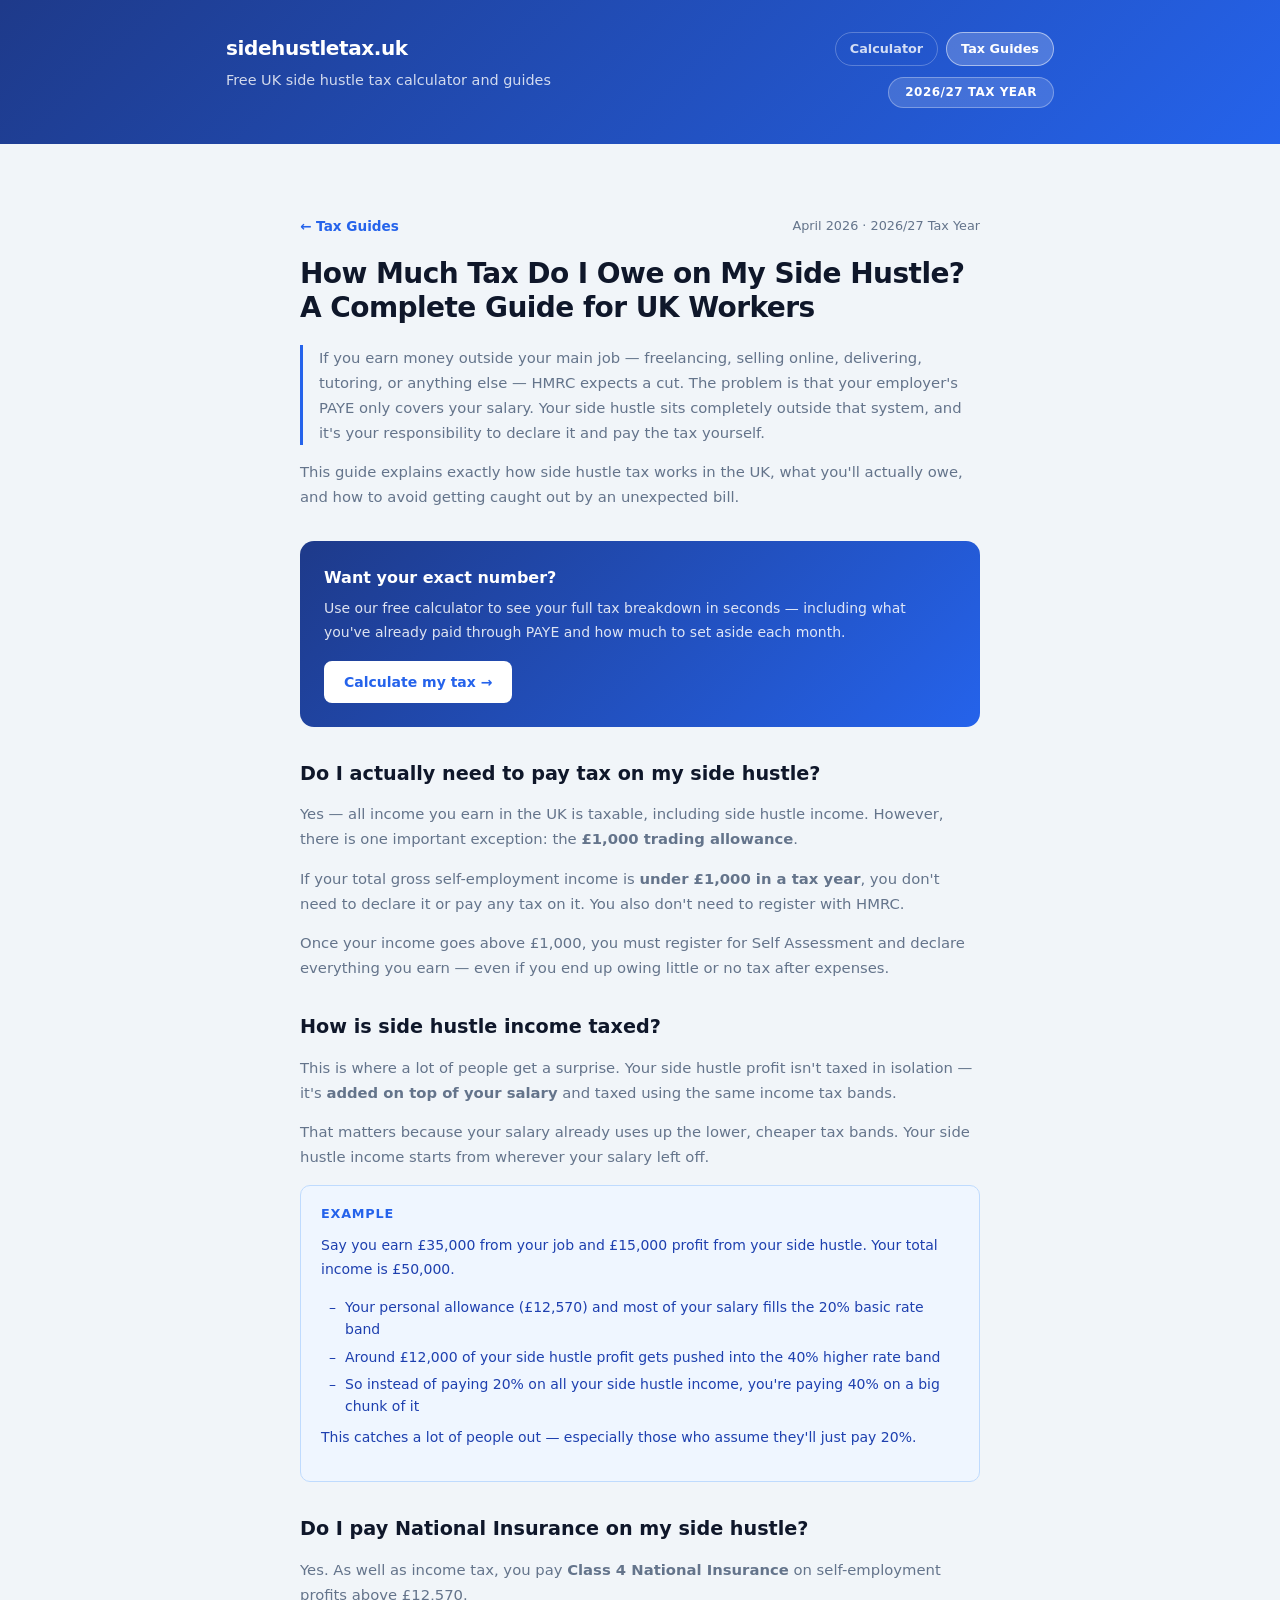
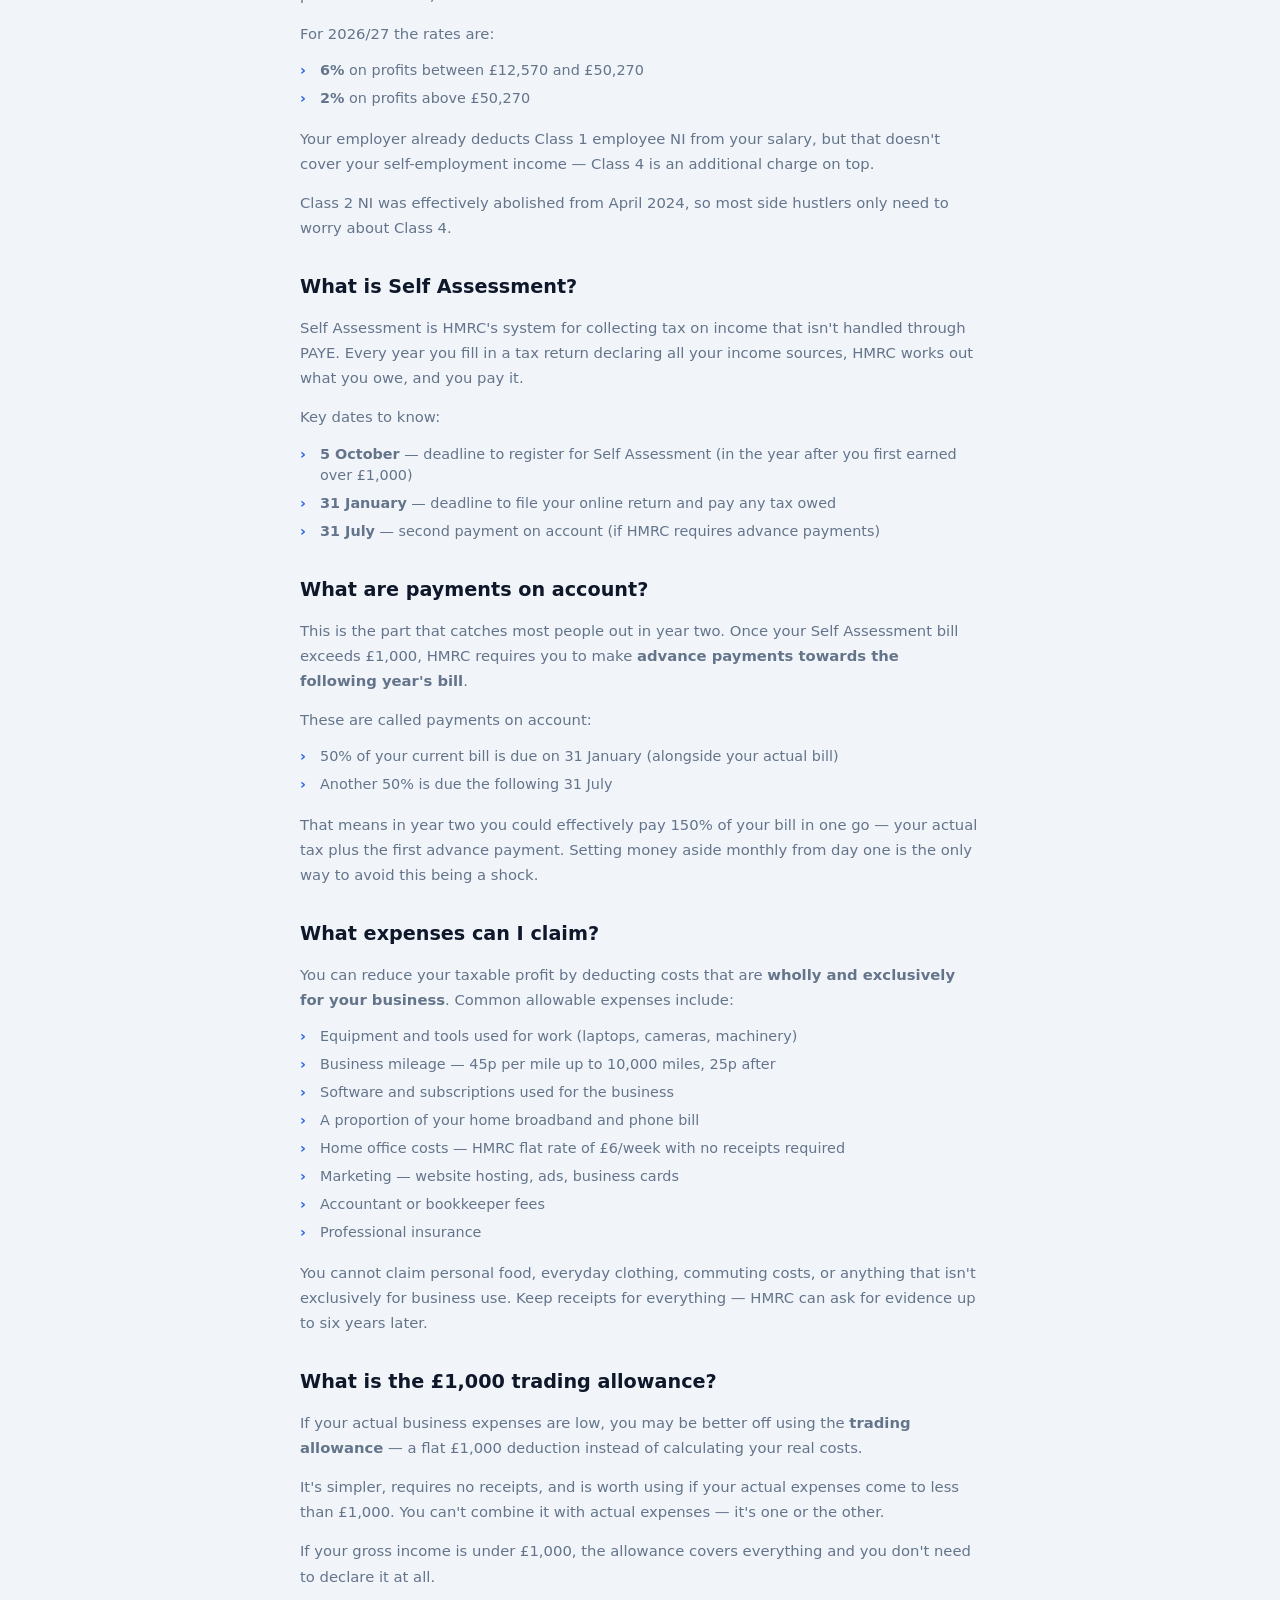
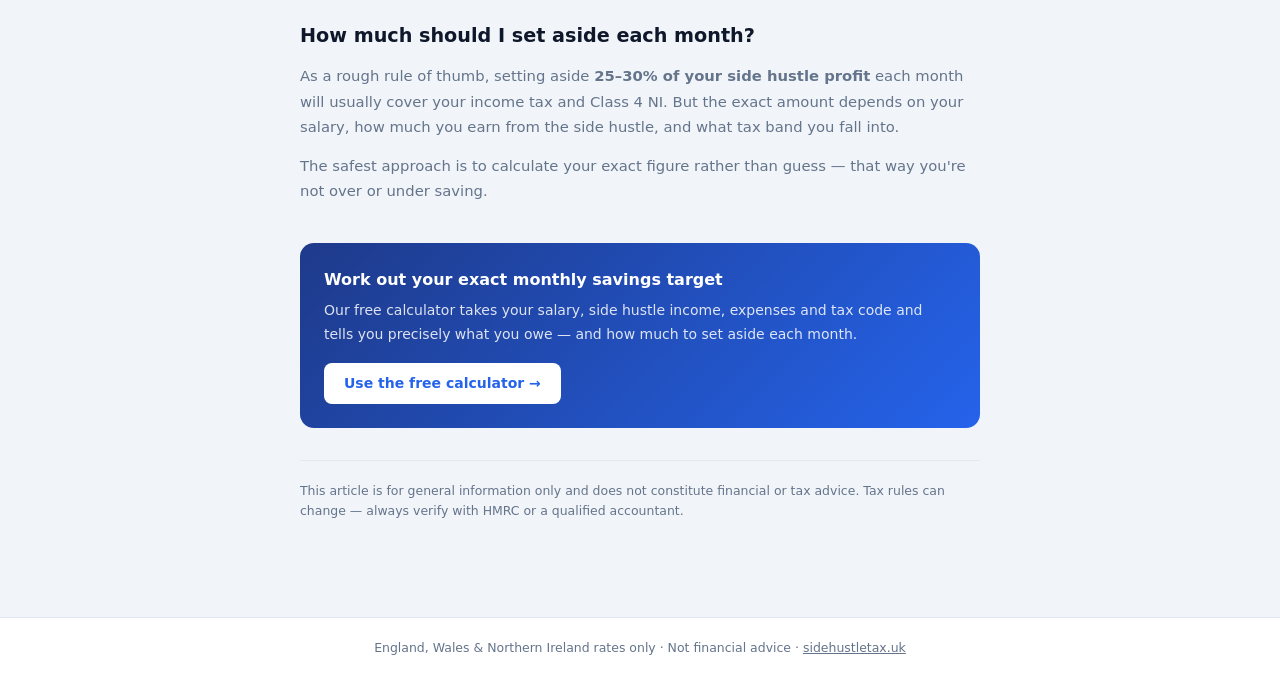
<file: blog/how-much-tax-side-hustle-uk.html>
<!DOCTYPE html>
<html lang="en">
<head>
  <meta charset="UTF-8">
  <meta name="viewport" content="width=device-width, initial-scale=1.0">
  <title>How Much Tax Do I Owe on My Side Hustle? | sidehustletax.uk</title>
  <meta name="description" content="A plain-English guide to how side hustle income is taxed in the UK. Covers income tax, National Insurance, Self Assessment, expenses and how much to set aside each month.">
  <link rel="canonical" href="https://sidehustletax.uk/blog/how-much-tax-side-hustle-uk.html">

  <meta property="og:type" content="article">
  <meta property="og:title" content="How Much Tax Do I Owe on My Side Hustle?">
  <meta property="og:description" content="A plain-English guide to how side hustle income is taxed in the UK — income tax, NI, Self Assessment and what to set aside each month.">
  <meta property="og:url" content="https://sidehustletax.uk/blog/how-much-tax-side-hustle-uk.html">
  <meta property="og:site_name" content="UK Side Hustle Tax Calculator">

  <script type="application/ld+json">
  {
    "@context": "https://schema.org",
    "@type": "Article",
    "headline": "How Much Tax Do I Owe on My Side Hustle? A Complete Guide for UK Workers",
    "description": "A plain-English guide to how side hustle income is taxed in the UK, covering income tax, National Insurance, Self Assessment deadlines and allowable expenses.",
    "url": "https://sidehustletax.uk/blog/how-much-tax-side-hustle-uk.html",
    "datePublished": "2026-04-25",
    "dateModified": "2026-04-25",
    "publisher": {
      "@type": "Organization",
      "name": "sidehustletax.uk",
      "url": "https://sidehustletax.uk"
    }
  }
  </script>

  <!-- Google Analytics -->
  <script async src="https://www.googletagmanager.com/gtag/js?id=G-G2YCR1Z3CK"></script>
  <script>
    window.dataLayer = window.dataLayer || [];
    function gtag(){dataLayer.push(arguments);}
    gtag('js', new Date());
    gtag('config', 'G-G2YCR1Z3CK');
  </script>

  <link rel="stylesheet" href="/style.css">
</head>
<body>

  <header>
    <div class="container">
      <div class="header-content">
        <div>
          <a href="/" class="site-title-link">
            <div class="site-logo">sidehustletax.uk</div>
          </a>
          <p class="subtitle">Free UK side hustle tax calculator and guides</p>
        </div>
        <div class="header-right">
          <nav class="site-nav">
            <a href="/">Calculator</a>
            <a href="/blog/" class="active">Tax Guides</a>
          </nav>
          <span class="tax-year-badge">2026/27 Tax Year</span>
        </div>
      </div>
    </div>
  </header>

  <main>
    <div class="container">
      <article class="article-wrap">

        <div class="article-meta">
          <a href="/blog/" class="back-link">← Tax Guides</a>
          <span class="article-date">April 2026 &middot; 2026/27 Tax Year</span>
        </div>

        <h1 class="article-title">How Much Tax Do I Owe on My Side Hustle? A Complete Guide for UK Workers</h1>

        <p class="article-intro">If you earn money outside your main job — freelancing, selling online, delivering, tutoring, or anything else — HMRC expects a cut. The problem is that your employer's PAYE only covers your salary. Your side hustle sits completely outside that system, and it's your responsibility to declare it and pay the tax yourself.</p>

        <p>This guide explains exactly how side hustle tax works in the UK, what you'll actually owe, and how to avoid getting caught out by an unexpected bill.</p>

        <!-- CTA box -->
        <div class="article-cta">
          <strong>Want your exact number?</strong>
          <p>Use our free calculator to see your full tax breakdown in seconds — including what you've already paid through PAYE and how much to set aside each month.</p>
          <a href="/" class="cta-btn">Calculate my tax →</a>
        </div>

        <h2>Do I actually need to pay tax on my side hustle?</h2>
        <p>Yes — all income you earn in the UK is taxable, including side hustle income. However, there is one important exception: the <strong>£1,000 trading allowance</strong>.</p>
        <p>If your total gross self-employment income is <strong>under £1,000 in a tax year</strong>, you don't need to declare it or pay any tax on it. You also don't need to register with HMRC.</p>
        <p>Once your income goes above £1,000, you must register for Self Assessment and declare everything you earn — even if you end up owing little or no tax after expenses.</p>

        <h2>How is side hustle income taxed?</h2>
        <p>This is where a lot of people get a surprise. Your side hustle profit isn't taxed in isolation — it's <strong>added on top of your salary</strong> and taxed using the same income tax bands.</p>
        <p>That matters because your salary already uses up the lower, cheaper tax bands. Your side hustle income starts from wherever your salary left off.</p>

        <div class="example-box">
          <strong>Example</strong>
          <p>Say you earn £35,000 from your job and £15,000 profit from your side hustle. Your total income is £50,000.</p>
          <ul>
            <li>Your personal allowance (£12,570) and most of your salary fills the 20% basic rate band</li>
            <li>Around £12,000 of your side hustle profit gets pushed into the 40% higher rate band</li>
            <li>So instead of paying 20% on all your side hustle income, you're paying 40% on a big chunk of it</li>
          </ul>
          <p>This catches a lot of people out — especially those who assume they'll just pay 20%.</p>
        </div>

        <h2>Do I pay National Insurance on my side hustle?</h2>
        <p>Yes. As well as income tax, you pay <strong>Class 4 National Insurance</strong> on self-employment profits above £12,570.</p>
        <p>For 2026/27 the rates are:</p>
        <ul class="article-list">
          <li><strong>6%</strong> on profits between £12,570 and £50,270</li>
          <li><strong>2%</strong> on profits above £50,270</li>
        </ul>
        <p>Your employer already deducts Class 1 employee NI from your salary, but that doesn't cover your self-employment income — Class 4 is an additional charge on top.</p>
        <p>Class 2 NI was effectively abolished from April 2024, so most side hustlers only need to worry about Class 4.</p>

        <h2>What is Self Assessment?</h2>
        <p>Self Assessment is HMRC's system for collecting tax on income that isn't handled through PAYE. Every year you fill in a tax return declaring all your income sources, HMRC works out what you owe, and you pay it.</p>
        <p>Key dates to know:</p>
        <ul class="article-list">
          <li><strong>5 October</strong> — deadline to register for Self Assessment (in the year after you first earned over £1,000)</li>
          <li><strong>31 January</strong> — deadline to file your online return and pay any tax owed</li>
          <li><strong>31 July</strong> — second payment on account (if HMRC requires advance payments)</li>
        </ul>

        <h2>What are payments on account?</h2>
        <p>This is the part that catches most people out in year two. Once your Self Assessment bill exceeds £1,000, HMRC requires you to make <strong>advance payments towards the following year's bill</strong>.</p>
        <p>These are called payments on account:</p>
        <ul class="article-list">
          <li>50% of your current bill is due on 31 January (alongside your actual bill)</li>
          <li>Another 50% is due the following 31 July</li>
        </ul>
        <p>That means in year two you could effectively pay 150% of your bill in one go — your actual tax plus the first advance payment. Setting money aside monthly from day one is the only way to avoid this being a shock.</p>

        <h2>What expenses can I claim?</h2>
        <p>You can reduce your taxable profit by deducting costs that are <strong>wholly and exclusively for your business</strong>. Common allowable expenses include:</p>
        <ul class="article-list">
          <li>Equipment and tools used for work (laptops, cameras, machinery)</li>
          <li>Business mileage — 45p per mile up to 10,000 miles, 25p after</li>
          <li>Software and subscriptions used for the business</li>
          <li>A proportion of your home broadband and phone bill</li>
          <li>Home office costs — HMRC flat rate of £6/week with no receipts required</li>
          <li>Marketing — website hosting, ads, business cards</li>
          <li>Accountant or bookkeeper fees</li>
          <li>Professional insurance</li>
        </ul>
        <p>You cannot claim personal food, everyday clothing, commuting costs, or anything that isn't exclusively for business use. Keep receipts for everything — HMRC can ask for evidence up to six years later.</p>

        <h2>What is the £1,000 trading allowance?</h2>
        <p>If your actual business expenses are low, you may be better off using the <strong>trading allowance</strong> — a flat £1,000 deduction instead of calculating your real costs.</p>
        <p>It's simpler, requires no receipts, and is worth using if your actual expenses come to less than £1,000. You can't combine it with actual expenses — it's one or the other.</p>
        <p>If your gross income is under £1,000, the allowance covers everything and you don't need to declare it at all.</p>

        <h2>How much should I set aside each month?</h2>
        <p>As a rough rule of thumb, setting aside <strong>25–30% of your side hustle profit</strong> each month will usually cover your income tax and Class 4 NI. But the exact amount depends on your salary, how much you earn from the side hustle, and what tax band you fall into.</p>
        <p>The safest approach is to calculate your exact figure rather than guess — that way you're not over or under saving.</p>

        <!-- Bottom CTA -->
        <div class="article-cta article-cta--bottom">
          <strong>Work out your exact monthly savings target</strong>
          <p>Our free calculator takes your salary, side hustle income, expenses and tax code and tells you precisely what you owe — and how much to set aside each month.</p>
          <a href="/" class="cta-btn">Use the free calculator →</a>
        </div>

        <div class="article-disclaimer">
          This article is for general information only and does not constitute financial or tax advice. Tax rules can change — always verify with HMRC or a qualified accountant.
        </div>

      </article>
    </div>
  </main>

  <footer>
    <div class="container">
      <p>England, Wales &amp; Northern Ireland rates only &middot; Not financial advice &middot; <a href="/" style="color:inherit">sidehustletax.uk</a></p>
    </div>
  </footer>

</body>
</html>
</file>
<file: style.css>
:root {
  --primary:        #2563eb;
  --primary-dark:   #1d4ed8;
  --primary-light:  #eff6ff;
  --green:          #16a34a;
  --green-light:    #dcfce7;
  --amber:          #b45309;
  --amber-light:    #fef3c7;
  --bg:             #f1f5f9;
  --card:           #ffffff;
  --text:           #0f172a;
  --muted:          #64748b;
  --border:         #e2e8f0;
  --radius:         14px;
  --shadow:         0 1px 3px rgba(0,0,0,.06), 0 4px 20px rgba(0,0,0,.07);
}

*, *::before, *::after { box-sizing: border-box; margin: 0; padding: 0; }

body {
  font-family: -apple-system, BlinkMacSystemFont, 'Segoe UI', system-ui, sans-serif;
  background: var(--bg);
  color: var(--text);
  line-height: 1.6;
  font-size: 16px;
}

.container {
  max-width: 860px;
  margin: 0 auto;
  padding: 0 1rem;
}

/* ── Header ── */
header {
  background: linear-gradient(135deg, #1e3a8a 0%, #2563eb 100%);
  color: #fff;
  padding: 2rem 0 2.25rem;
}

.header-content {
  display: flex;
  align-items: flex-start;
  justify-content: space-between;
  gap: 1rem;
  flex-wrap: wrap;
}

h1 {
  font-size: 1.65rem;
  font-weight: 800;
  letter-spacing: -.02em;
}

.subtitle {
  margin-top: .3rem;
  opacity: .8;
  font-size: .9rem;
  max-width: 480px;
}

.tax-year-badge {
  flex-shrink: 0;
  background: rgba(255,255,255,.15);
  border: 1px solid rgba(255,255,255,.3);
  border-radius: 100px;
  padding: .3rem 1rem;
  font-size: .75rem;
  font-weight: 700;
  letter-spacing: .04em;
  margin-top: .2rem;
  text-transform: uppercase;
}

/* ── Main ── */
main { padding: 2rem 0 3rem; }

/* ── Cards ── */
.card {
  background: var(--card);
  border-radius: var(--radius);
  padding: 1.75rem;
  box-shadow: var(--shadow);
  margin-bottom: 1.25rem;
}

.card h2 {
  font-size: 1.05rem;
  font-weight: 700;
  margin-bottom: 1.5rem;
  color: var(--text);
}

/* ── Form ── */
#input-card { margin-bottom: 1.25rem; }

.form-section {
  padding-bottom: 1.5rem;
  margin-bottom: 1.5rem;
  border-bottom: 1px solid var(--border);
}
.form-section:last-of-type {
  border-bottom: none;
  margin-bottom: .25rem;
  padding-bottom: 0;
}

.section-label {
  font-size: .72rem;
  font-weight: 700;
  text-transform: uppercase;
  letter-spacing: .08em;
  color: var(--muted);
  margin-bottom: 1rem;
  display: block;
}

.field { margin-bottom: .875rem; }
.field:last-of-type { margin-bottom: 0; }

.field-row {
  display: grid;
  grid-template-columns: 1fr 1fr;
  gap: .875rem;
  margin-bottom: .875rem;
}

label {
  display: flex;
  align-items: center;
  gap: .35rem;
  font-size: .875rem;
  font-weight: 600;
  margin-bottom: .35rem;
  color: var(--text);
}

.input-wrap {
  display: flex;
  align-items: center;
  border: 1.5px solid var(--border);
  border-radius: 9px;
  overflow: hidden;
  background: #fff;
  transition: border-color .15s, box-shadow .15s;
}
.input-wrap:focus-within {
  border-color: var(--primary);
  box-shadow: 0 0 0 3px rgba(37,99,235,.12);
}

.prefix {
  background: #f8fafc;
  border-right: 1.5px solid var(--border);
  padding: .65rem .8rem;
  font-weight: 700;
  color: var(--muted);
  font-size: .9rem;
  line-height: 1;
  user-select: none;
  flex-shrink: 0;
}

.suffix {
  background: #f8fafc;
  border-left: 1.5px solid var(--border);
  padding: .65rem .8rem;
  font-weight: 700;
  color: var(--muted);
  font-size: .9rem;
  line-height: 1;
  user-select: none;
  flex-shrink: 0;
}

/* ── Pension sub-sections ── */
.pension-sub-head {
  display: block;
  font-size: .72rem;
  font-weight: 700;
  text-transform: uppercase;
  letter-spacing: .08em;
  color: var(--muted);
  margin: 1.5rem 0 .75rem;
}
.pension-sub-head:first-child { margin-top: 1rem; }

.pension-preview {
  background: var(--primary-light);
  border: 1px solid #bfdbfe;
  border-radius: 8px;
  padding: .625rem .875rem;
  margin-top: .75rem;
}
.pension-preview-row {
  display: flex;
  justify-content: space-between;
  align-items: center;
  font-size: .82rem;
  color: var(--primary);
  padding: .2rem 0;
}
.pension-preview-total {
  font-weight: 700;
  border-top: 1px solid #bfdbfe;
  margin-top: .25rem;
  padding-top: .35rem;
}

input[type="number"],
input[type="text"] {
  flex: 1;
  min-width: 0;
  border: none;
  outline: none;
  padding: .65rem .875rem;
  font-size: 1rem;
  font-family: inherit;
  color: var(--text);
  background: transparent;
  -moz-appearance: textfield;
}
input[type="number"]::-webkit-inner-spin-button,
input[type="number"]::-webkit-outer-spin-button { -webkit-appearance: none; }

.hint {
  font-size: .78rem;
  color: var(--muted);
  margin-top: .35rem;
  line-height: 1.4;
}

/* ── Select ── */
.select-wrap {
  position: relative;
  display: inline-flex;
  align-items: center;
  width: 100%;
}
.select-wrap select {
  appearance: none;
  -webkit-appearance: none;
  width: 100%;
  border: 1.5px solid var(--border);
  border-radius: 9px;
  padding: .65rem 2.5rem .65rem .875rem;
  font-size: .925rem;
  font-family: inherit;
  color: var(--text);
  background: #fff;
  cursor: pointer;
  outline: none;
  transition: border-color .15s, box-shadow .15s;
}
.select-wrap select:focus {
  border-color: var(--primary);
  box-shadow: 0 0 0 3px rgba(37,99,235,.12);
}
.select-arrow {
  position: absolute;
  right: .875rem;
  pointer-events: none;
  color: var(--muted);
  display: flex;
}

/* ── Info / help buttons ── */
.info-btn {
  display: inline-flex;
  align-items: center;
  justify-content: center;
  width: 18px;
  height: 18px;
  border-radius: 50%;
  background: var(--border);
  border: none;
  cursor: pointer;
  font-size: .7rem;
  font-weight: 700;
  color: var(--muted);
  flex-shrink: 0;
  transition: background .15s, color .15s;
  padding: 0;
  line-height: 1;
}
.info-btn:hover { background: var(--primary); color: #fff; }

.text-link-btn {
  background: none;
  border: none;
  cursor: pointer;
  font-size: .78rem;
  font-weight: 600;
  color: var(--primary);
  padding: 0;
  font-family: inherit;
  margin-left: auto;
  text-decoration: underline;
  text-decoration-color: transparent;
  transition: text-decoration-color .15s;
}
.text-link-btn:hover { text-decoration-color: var(--primary); }

/* ── Expense method selector ── */
.expense-method-label {
  font-size: .875rem;
  font-weight: 600;
  color: var(--text);
  margin-bottom: .625rem;
  display: flex;
  align-items: center;
  gap: .35rem;
}

.method-options {
  display: grid;
  grid-template-columns: 1fr 1fr;
  gap: .625rem;
  margin-bottom: .25rem;
}

.method-card {
  display: flex;
  align-items: flex-start;
  gap: .625rem;
  border: 1.5px solid var(--border);
  border-radius: 9px;
  padding: .75rem;
  cursor: pointer;
  transition: border-color .15s, background .15s;
  user-select: none;
}
.method-card input[type="radio"] { display: none; }
.method-card:has(input:checked) {
  border-color: var(--primary);
  background: var(--primary-light);
}
.method-card .method-content {
  display: flex;
  flex-direction: column;
  gap: .1rem;
}
.method-card strong {
  font-size: .85rem;
  color: var(--text);
  font-weight: 700;
}
.method-card span {
  font-size: .775rem;
  color: var(--muted);
  line-height: 1.35;
}

/* Fallback for browsers without :has() */
.method-card.selected {
  border-color: var(--primary);
  background: var(--primary-light);
}

/* ── Profit preview ── */
.profit-preview {
  display: none;
  background: var(--primary-light);
  border: 1px solid #bfdbfe;
  border-radius: 8px;
  padding: .55rem .875rem;
  font-size: .85rem;
  color: var(--primary);
  margin-top: .75rem;
}
.profit-preview.visible { display: block; }

/* ── Toggle ── */
.toggle-header {
  display: flex;
  align-items: center;
  justify-content: space-between;
}

.toggle {
  position: relative;
  display: inline-block;
  width: 46px;
  height: 26px;
  cursor: pointer;
  flex-shrink: 0;
}
.toggle input { opacity: 0; width: 0; height: 0; position: absolute; }
.toggle-slider {
  position: absolute;
  inset: 0;
  background: #cbd5e1;
  border-radius: 100px;
  transition: background .2s;
}
.toggle-slider::before {
  content: '';
  position: absolute;
  width: 20px;
  height: 20px;
  background: #fff;
  border-radius: 50%;
  top: 3px;
  left: 3px;
  transition: transform .2s;
  box-shadow: 0 1px 4px rgba(0,0,0,.2);
}
.toggle input:checked + .toggle-slider { background: var(--primary); }
.toggle input:checked + .toggle-slider::before { transform: translateX(20px); }

/* ── Button ── */
.btn-primary {
  display: block;
  width: 100%;
  background: var(--primary);
  color: #fff;
  border: none;
  border-radius: 9px;
  padding: .9rem 1.5rem;
  font-size: .975rem;
  font-weight: 700;
  font-family: inherit;
  cursor: pointer;
  transition: background .15s, box-shadow .15s;
  margin-top: 1.25rem;
  box-shadow: 0 2px 8px rgba(37,99,235,.3);
}
.btn-primary:hover { background: var(--primary-dark); box-shadow: 0 4px 12px rgba(37,99,235,.35); }
.btn-primary:active { transform: scale(.99); }

/* ── Error ── */
.error-msg {
  background: #fee2e2;
  color: #991b1b;
  border-radius: 8px;
  padding: .6rem .9rem;
  font-size: .85rem;
  font-weight: 500;
  margin-top: .75rem;
}

/* ── Year note ── */
.year-note {
  background: #fef3c7;
  border: 1px solid #fcd34d;
  border-radius: 10px;
  padding: .75rem 1rem;
  font-size: .83rem;
  color: #92400e;
  margin-bottom: 1.25rem;
  line-height: 1.5;
}
.year-note::before { content: 'Note: '; font-weight: 700; }

/* ── Summary Grid ── */
.summary-grid {
  display: grid;
  grid-template-columns: repeat(2, 1fr);
  gap: .875rem;
  margin-bottom: 1.25rem;
}

.summary-card {
  background: var(--card);
  border-radius: var(--radius);
  padding: 1.25rem 1.25rem 1.1rem;
  box-shadow: var(--shadow);
  display: flex;
  flex-direction: column;
  gap: .2rem;
}

.highlight-card {
  background: linear-gradient(135deg, #1e3a8a, #2563eb);
  color: #fff;
}
.highlight-card .summary-label { color: rgba(255,255,255,.75); }
.highlight-card .summary-sub   { color: rgba(255,255,255,.65); }

.summary-label {
  font-size: .7rem;
  font-weight: 700;
  text-transform: uppercase;
  letter-spacing: .07em;
  color: var(--muted);
}
.summary-value {
  font-size: 1.65rem;
  font-weight: 800;
  letter-spacing: -.02em;
  line-height: 1.1;
  margin-top: .1rem;
}
.summary-value.neutral { color: var(--text); }
.summary-value.blue    { color: var(--primary); }
.summary-value.amber   { color: var(--amber); }
.summary-value.green   { color: #fff; }
.summary-sub { font-size: .75rem; color: var(--muted); margin-top: .1rem; }

/* ── Save Banner ── */
.save-banner {
  background: linear-gradient(135deg, #1e3a8a, #2563eb);
  color: #fff;
  border-radius: var(--radius);
  padding: 1.25rem 1.5rem;
  display: flex;
  align-items: center;
  gap: 1rem;
  margin-bottom: 1.25rem;
}
.save-icon {
  flex-shrink: 0;
  width: 44px;
  height: 44px;
  background: rgba(255,255,255,.15);
  border-radius: 50%;
  display: flex;
  align-items: center;
  justify-content: center;
}
.save-banner strong { font-size: 1.05rem; display: block; }
.save-banner p { font-size: .825rem; opacity: .8; margin-top: .15rem; }

/* ── Breakdown ── */
.breakdown-section {
  padding-bottom: 1.25rem;
  margin-bottom: 1.25rem;
  border-bottom: 1px solid var(--border);
}
.breakdown-section:last-child {
  padding-bottom: 0;
  margin-bottom: 0;
  border-bottom: none;
}

.breakdown-heading {
  font-size: .72rem;
  font-weight: 700;
  text-transform: uppercase;
  letter-spacing: .08em;
  color: var(--muted);
  margin-bottom: .875rem;
  display: flex;
  align-items: center;
  gap: .5rem;
  flex-wrap: wrap;
}

.breakdown-row {
  display: flex;
  justify-content: space-between;
  align-items: center;
  padding: .45rem 0;
  font-size: .9rem;
  border-bottom: 1px solid var(--border);
}
.breakdown-row:last-child { border-bottom: none; }
.breakdown-row.subtotal {
  font-weight: 700;
  font-size: .925rem;
  padding-top: .625rem;
  border-top: 2px solid var(--border) !important;
}
.breakdown-row.deduction { color: var(--muted); font-style: italic; font-size: .875rem; }

/* ── Pills ── */
.pill {
  display: inline-block;
  padding: .15rem .6rem;
  border-radius: 100px;
  font-size: .65rem;
  font-weight: 700;
  text-transform: uppercase;
  letter-spacing: .05em;
  line-height: 1.5;
}
.pill-green { background: var(--green-light); color: var(--green); }
.pill-amber { background: var(--amber-light); color: var(--amber); }

/* ── Colour helpers ── */
.text-green { color: var(--green); font-weight: 600; }
.text-amber { color: var(--amber); font-weight: 600; }
.muted-text { color: var(--muted); }

/* ── Notes ── */
.notes-card h3 { font-size: .95rem; font-weight: 700; margin-bottom: .875rem; }
.notes-card ul { list-style: none; display: flex; flex-direction: column; gap: .6rem; }
.notes-card li {
  font-size: .825rem;
  color: var(--muted);
  padding-left: 1.1rem;
  position: relative;
  line-height: 1.5;
}
.notes-card li::before { content: '›'; position: absolute; left: 0; color: var(--primary); font-weight: 700; }

/* ── Page title ── */
.page-title {
  font-size: 1.6rem;
  font-weight: 800;
  letter-spacing: -.02em;
  color: var(--text);
  margin: 2rem 0 1rem;
}

/* ── Intro block ── */
.intro-block {
  background: var(--card);
  border-radius: var(--radius);
  padding: 1.25rem 1.5rem;
  box-shadow: var(--shadow);
  margin-bottom: 1.25rem;
  border-left: 4px solid var(--primary);
}
.intro-block p {
  font-size: .9rem;
  color: var(--muted);
  line-height: 1.65;
  margin-bottom: .75rem;
}
.intro-list {
  list-style: none;
  display: flex;
  flex-direction: column;
  gap: .35rem;
}
.intro-list li {
  font-size: .85rem;
  color: var(--text);
  padding-left: 1.25rem;
  position: relative;
  line-height: 1.5;
}
.intro-list li::before {
  content: '✓';
  position: absolute;
  left: 0;
  color: var(--green);
  font-weight: 700;
  font-size: .8rem;
}

/* ── FAQ section ── */
.faq-section {
  background: var(--card);
  border-top: 1px solid var(--border);
  padding: 3rem 0 3.5rem;
  margin-top: 1rem;
}
.faq-section h2 {
  font-size: 1.5rem;
  font-weight: 800;
  letter-spacing: -.02em;
  margin-bottom: .5rem;
  color: var(--text);
}
.faq-intro {
  font-size: .9rem;
  color: var(--muted);
  margin-bottom: 2rem;
}
.faq-grid {
  display: grid;
  grid-template-columns: 1fr 1fr;
  gap: .75rem;
  align-items: start;
}
.faq-item {
  border: 1.5px solid var(--border);
  border-radius: 10px;
  overflow: hidden;
  transition: border-color .15s;
}
.faq-item[open] { border-color: var(--primary); }
.faq-item summary {
  font-size: .9rem;
  font-weight: 600;
  color: var(--text);
  padding: 1rem 1.1rem;
  cursor: pointer;
  list-style: none;
  display: flex;
  align-items: center;
  justify-content: space-between;
  gap: .75rem;
  line-height: 1.4;
}
.faq-item summary::-webkit-details-marker { display: none; }
.faq-item summary::after {
  content: '+';
  font-size: 1.25rem;
  font-weight: 400;
  color: var(--primary);
  flex-shrink: 0;
  transition: transform .2s;
}
.faq-item[open] summary::after { transform: rotate(45deg); }
.faq-item[open] summary { border-bottom: 1px solid var(--border); }
.faq-body {
  padding: 1rem 1.1rem;
  display: flex;
  flex-direction: column;
  gap: .625rem;
}
.faq-body p {
  font-size: .85rem;
  color: var(--muted);
  line-height: 1.65;
}
.faq-body ul {
  list-style: none;
  display: flex;
  flex-direction: column;
  gap: .3rem;
  padding-left: .25rem;
}
.faq-body li {
  font-size: .84rem;
  color: var(--muted);
  padding-left: 1rem;
  position: relative;
  line-height: 1.5;
}
.faq-body li::before {
  content: '–';
  position: absolute;
  left: 0;
  color: var(--primary);
}

/* ── Footer ── */
footer {
  background: var(--card);
  border-top: 1px solid var(--border);
  padding: 1.25rem 0;
  text-align: center;
  color: var(--muted);
  font-size: .78rem;
}

/* ── Modals ── */
.modal-overlay {
  position: fixed;
  inset: 0;
  background: rgba(15,23,42,.5);
  backdrop-filter: blur(2px);
  display: flex;
  align-items: center;
  justify-content: center;
  z-index: 100;
  padding: 1rem;
}

.modal-card {
  background: #fff;
  border-radius: var(--radius);
  padding: 1.75rem;
  max-width: 480px;
  width: 100%;
  max-height: 90vh;
  overflow-y: auto;
  position: relative;
  box-shadow: 0 20px 60px rgba(0,0,0,.2);
}
.modal-card--wide { max-width: 620px; }

.modal-card h3 {
  font-size: 1.1rem;
  font-weight: 700;
  margin-bottom: 1rem;
  padding-right: 2rem;
}
.modal-card p {
  font-size: .875rem;
  color: var(--muted);
  line-height: 1.6;
  margin-bottom: .875rem;
}
.modal-card p:last-child { margin-bottom: 0; }

.modal-close {
  position: absolute;
  top: 1rem;
  right: 1rem;
  background: var(--bg);
  border: none;
  border-radius: 50%;
  width: 30px;
  height: 30px;
  font-size: 1.1rem;
  cursor: pointer;
  color: var(--muted);
  display: flex;
  align-items: center;
  justify-content: center;
  line-height: 1;
  transition: background .15s, color .15s;
}
.modal-close:hover { background: var(--border); color: var(--text); }

.modal-note {
  background: var(--primary-light);
  border-radius: 8px;
  padding: .625rem .875rem;
  font-size: .8rem !important;
  color: var(--primary) !important;
  margin-top: 1rem !important;
}

/* Tax code table */
.modal-table { display: flex; flex-direction: column; gap: .375rem; margin: .875rem 0; }
.modal-row {
  display: flex;
  align-items: flex-start;
  gap: .75rem;
  font-size: .85rem;
  padding: .5rem .625rem;
  border-radius: 7px;
  background: var(--bg);
}
.modal-code {
  font-family: monospace;
  font-size: .85rem;
  font-weight: 700;
  color: var(--primary);
  min-width: 60px;
  flex-shrink: 0;
}

/* Trading allowance split */
.modal-split {
  display: grid;
  grid-template-columns: 1fr 1fr;
  gap: .75rem;
  margin: .875rem 0;
}
.modal-split-col {
  border-radius: 9px;
  padding: .875rem;
  font-size: .825rem;
}
.modal-split-col strong { display: block; font-size: .8rem; margin-bottom: .5rem; }
.modal-split-col ul { list-style: none; display: flex; flex-direction: column; gap: .3rem; }
.modal-split-col li { position: relative; padding-left: .875rem; color: var(--muted); line-height: 1.4; }
.modal-split-col li::before { position: absolute; left: 0; }
.modal-split-col.good { background: #f0fdf4; }
.modal-split-col.good strong { color: var(--green); }
.modal-split-col.good li::before { content: '✓'; color: var(--green); font-size: .75rem; }
.modal-split-col.bad { background: #fff7ed; }
.modal-split-col.bad strong { color: #c2410c; }
.modal-split-col.bad li::before { content: '✗'; color: #c2410c; font-size: .75rem; }

/* Expenses grid */
.expenses-grid {
  display: grid;
  grid-template-columns: 1fr 1fr;
  gap: .625rem;
  margin: .875rem 0;
}
.expense-item {
  background: var(--bg);
  border-radius: 9px;
  padding: .75rem;
  display: flex;
  flex-direction: column;
  gap: .25rem;
}
.expense-item strong { font-size: .83rem; color: var(--text); }
.expense-item span   { font-size: .78rem; color: var(--muted); line-height: 1.4; }
.expense-item--no { background: #fff1f2; grid-column: 1 / -1; }
.expense-item--no strong { color: #be123c; }

/* ── Site nav ── */
.header-right {
  display: flex;
  flex-direction: column;
  align-items: flex-end;
  gap: .5rem;
}
.site-nav {
  display: flex;
  gap: .5rem;
}
.site-nav a {
  color: rgba(255,255,255,.8);
  text-decoration: none;
  font-size: .8rem;
  font-weight: 600;
  padding: .35rem .875rem;
  border-radius: 100px;
  border: 1px solid rgba(255,255,255,.25);
  transition: all .15s;
}
.site-nav a:hover {
  color: #fff;
  background: rgba(255,255,255,.15);
  border-color: rgba(255,255,255,.45);
}
.site-nav a.active {
  color: #fff;
  background: rgba(255,255,255,.2);
  border-color: rgba(255,255,255,.5);
}
.site-title-link { text-decoration: none; color: inherit; }
.site-logo {
  font-size: 1.25rem;
  font-weight: 800;
  letter-spacing: -.02em;
  color: #fff;
}
.intro-guides-link {
  display: inline-block;
  margin-top: .875rem;
  font-size: .85rem;
  font-weight: 600;
  color: var(--primary);
  text-decoration: none;
  border-bottom: 1px solid transparent;
  transition: border-color .15s;
}
.intro-guides-link:hover { border-color: var(--primary); }

/* ── Article layout ── */
.article-wrap {
  max-width: 680px;
  margin: 2.5rem auto 3rem;
}
.article-meta {
  display: flex;
  align-items: center;
  justify-content: space-between;
  margin-bottom: 1.25rem;
  font-size: .8rem;
  color: var(--muted);
}
.back-link {
  color: var(--primary);
  text-decoration: none;
  font-weight: 600;
  font-size: .85rem;
}
.back-link:hover { text-decoration: underline; }
.article-date { color: var(--muted); }
.article-title {
  font-size: 1.75rem;
  font-weight: 800;
  letter-spacing: -.02em;
  line-height: 1.2;
  margin-bottom: 1.25rem;
  color: var(--text);
}
.article-intro {
  font-size: 1.05rem;
  color: var(--muted);
  line-height: 1.7;
  margin-bottom: 1.25rem;
  border-left: 3px solid var(--primary);
  padding-left: 1rem;
}
.article-wrap h2 {
  font-size: 1.2rem;
  font-weight: 700;
  margin: 2rem 0 .75rem;
  color: var(--text);
}
.article-wrap p {
  font-size: .925rem;
  color: var(--muted);
  line-height: 1.7;
  margin-bottom: .875rem;
}
.article-list {
  list-style: none;
  margin: .5rem 0 1rem;
  display: flex;
  flex-direction: column;
  gap: .4rem;
}
.article-list li {
  font-size: .9rem;
  color: var(--muted);
  padding-left: 1.25rem;
  position: relative;
  line-height: 1.5;
}
.article-list li::before {
  content: '›';
  position: absolute;
  left: 0;
  color: var(--primary);
  font-weight: 700;
}
.example-box {
  background: var(--primary-light);
  border: 1px solid #bfdbfe;
  border-radius: 10px;
  padding: 1.1rem 1.25rem;
  margin: 1rem 0 1.25rem;
}
.example-box strong {
  display: block;
  font-size: .8rem;
  font-weight: 700;
  text-transform: uppercase;
  letter-spacing: .06em;
  color: var(--primary);
  margin-bottom: .625rem;
}
.example-box p, .example-box li {
  font-size: .875rem;
  color: #1e40af;
}
.example-box ul {
  list-style: none;
  margin: .5rem 0;
  display: flex;
  flex-direction: column;
  gap: .3rem;
  padding-left: .5rem;
}
.example-box li { padding-left: 1rem; position: relative; }
.example-box li::before { content: '–'; position: absolute; left: 0; }

.article-cta {
  background: linear-gradient(135deg, #1e3a8a, #2563eb);
  color: #fff;
  border-radius: var(--radius);
  padding: 1.5rem;
  margin: 2rem 0;
}
.article-cta--bottom { margin-top: 2.5rem; }
.article-cta strong { display: block; font-size: 1rem; margin-bottom: .4rem; }
.article-cta p { font-size: .875rem; opacity: .85; margin-bottom: 1rem; color: #fff; }
.cta-btn {
  display: inline-block;
  background: #fff;
  color: var(--primary);
  font-weight: 700;
  font-size: .875rem;
  padding: .6rem 1.25rem;
  border-radius: 8px;
  text-decoration: none;
  transition: opacity .15s;
}
.cta-btn:hover { opacity: .9; }
.article-disclaimer {
  font-size: .78rem;
  color: var(--muted);
  border-top: 1px solid var(--border);
  padding-top: 1.25rem;
  margin-top: 2rem;
  line-height: 1.6;
}

/* ── Blog listing ── */
.blog-header {
  padding: 2.5rem 0 1.75rem;
}
.blog-header h2 {
  font-size: 1.6rem;
  font-weight: 800;
  letter-spacing: -.02em;
  margin-bottom: .5rem;
}
.blog-header p {
  font-size: .925rem;
  color: var(--muted);
  max-width: 540px;
}
.blog-grid {
  display: grid;
  grid-template-columns: repeat(auto-fill, minmax(280px, 1fr));
  gap: 1rem;
  margin-bottom: 2.5rem;
}
.blog-card {
  background: var(--card);
  border-radius: var(--radius);
  padding: 1.5rem;
  box-shadow: var(--shadow);
  text-decoration: none;
  display: flex;
  flex-direction: column;
  gap: .625rem;
  border: 1.5px solid transparent;
  transition: border-color .15s, box-shadow .15s;
}
.blog-card:hover {
  border-color: var(--primary);
  box-shadow: 0 4px 20px rgba(37,99,235,.12);
}
.blog-card-tag {
  font-size: .7rem;
  font-weight: 700;
  text-transform: uppercase;
  letter-spacing: .07em;
  color: var(--primary);
}
.blog-card h3 {
  font-size: 1rem;
  font-weight: 700;
  color: var(--text);
  line-height: 1.35;
}
.blog-card p {
  font-size: .85rem;
  color: var(--muted);
  line-height: 1.55;
  flex: 1;
}
.blog-card-read {
  font-size: .83rem;
  font-weight: 600;
  color: var(--primary);
  margin-top: .25rem;
}
.blog-cta-strip {
  background: var(--card);
  border-radius: var(--radius);
  padding: 1.25rem 1.5rem;
  box-shadow: var(--shadow);
  display: flex;
  align-items: center;
  justify-content: space-between;
  gap: 1rem;
  margin-bottom: 3rem;
  flex-wrap: wrap;
}
.blog-cta-strip strong { font-size: .975rem; }

/* ── Utilities ── */
.hidden { display: none !important; }

/* ── Responsive ── */
@media (min-width: 600px) {
  h1 { font-size: 2rem; }
  .summary-grid { grid-template-columns: repeat(4, 1fr); }
}

@media (max-width: 660px) {
  .faq-grid { grid-template-columns: 1fr; }
}

@media (max-width: 520px) {
  .card { padding: 1.25rem; }
  .field-row { grid-template-columns: 1fr; }
  .method-options { grid-template-columns: 1fr; }
  .summary-value { font-size: 1.35rem; }
  .save-banner { flex-direction: column; text-align: center; }
  .save-icon { margin: 0 auto; }
  .modal-split { grid-template-columns: 1fr; }
  .expenses-grid { grid-template-columns: 1fr; }
  .faq-section h2 { font-size: 1.2rem; }
  .intro-block { padding: 1rem 1.1rem; }
}
</file>
